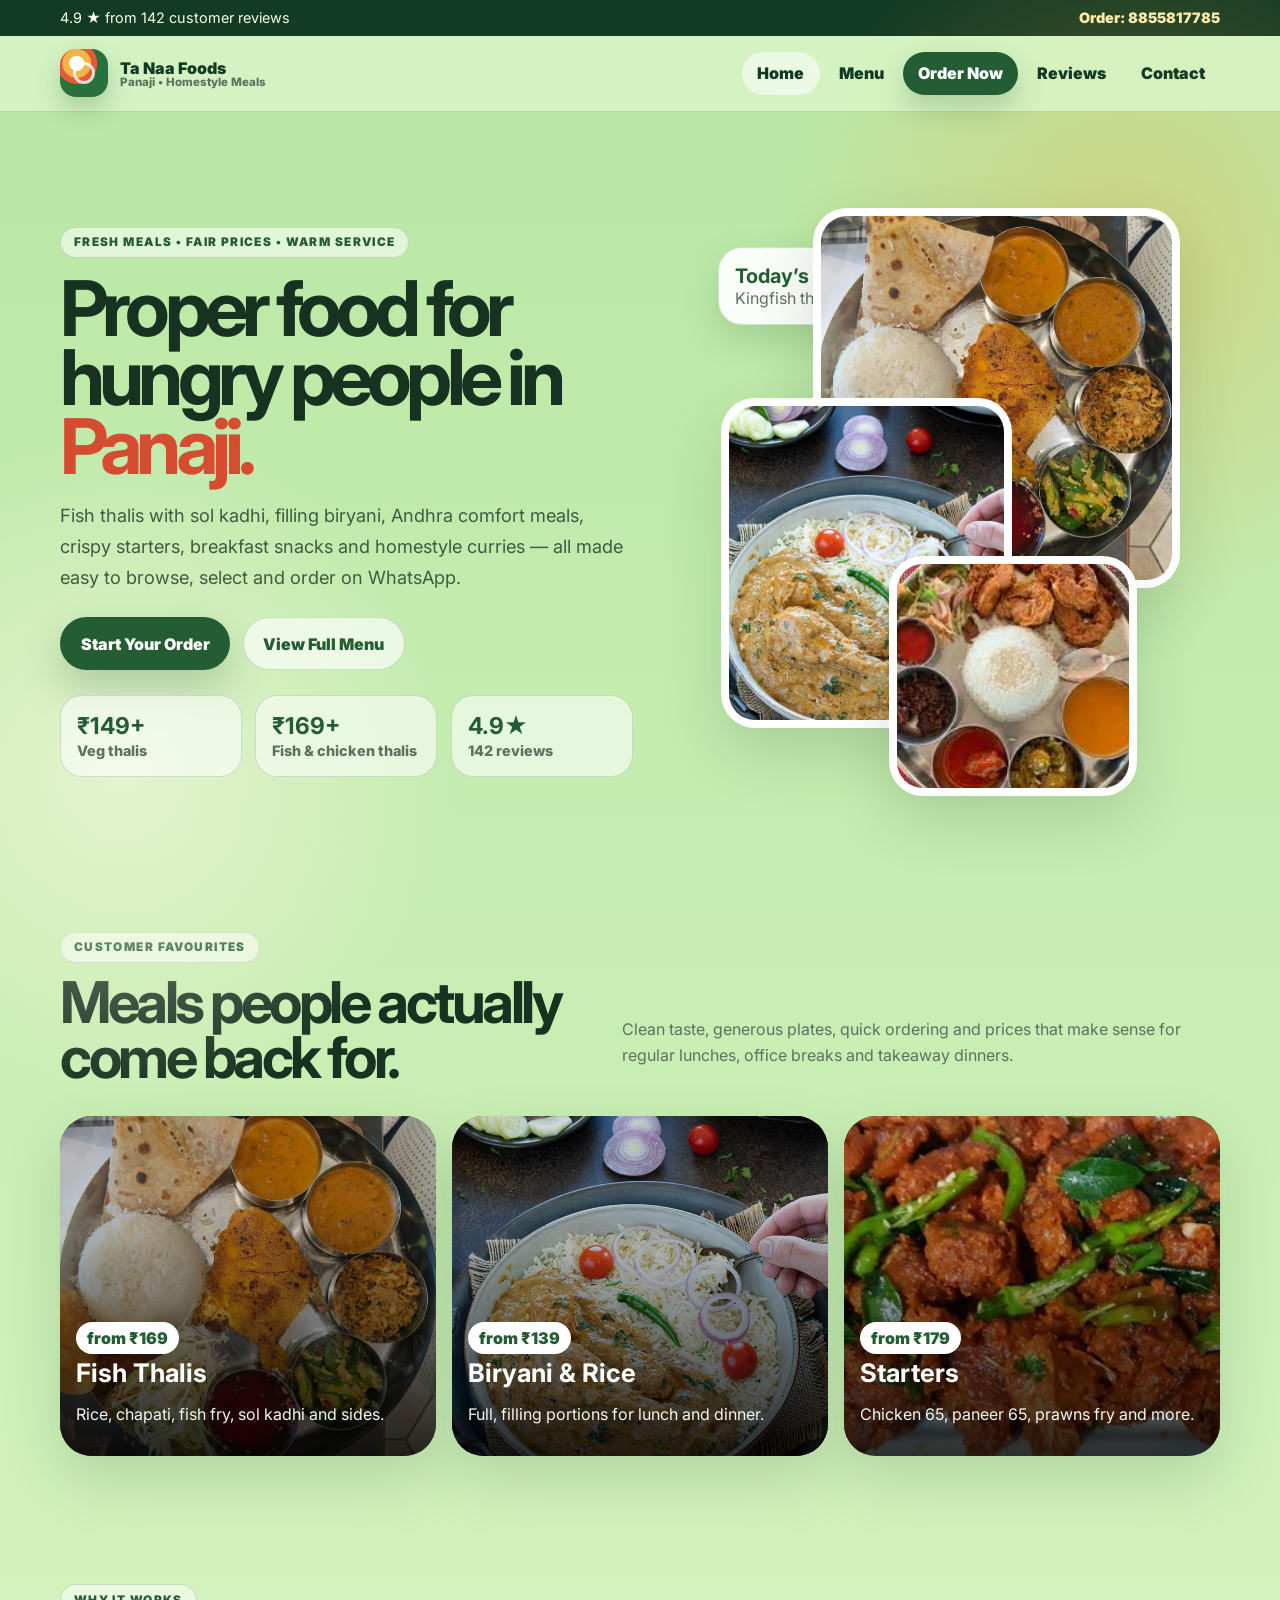
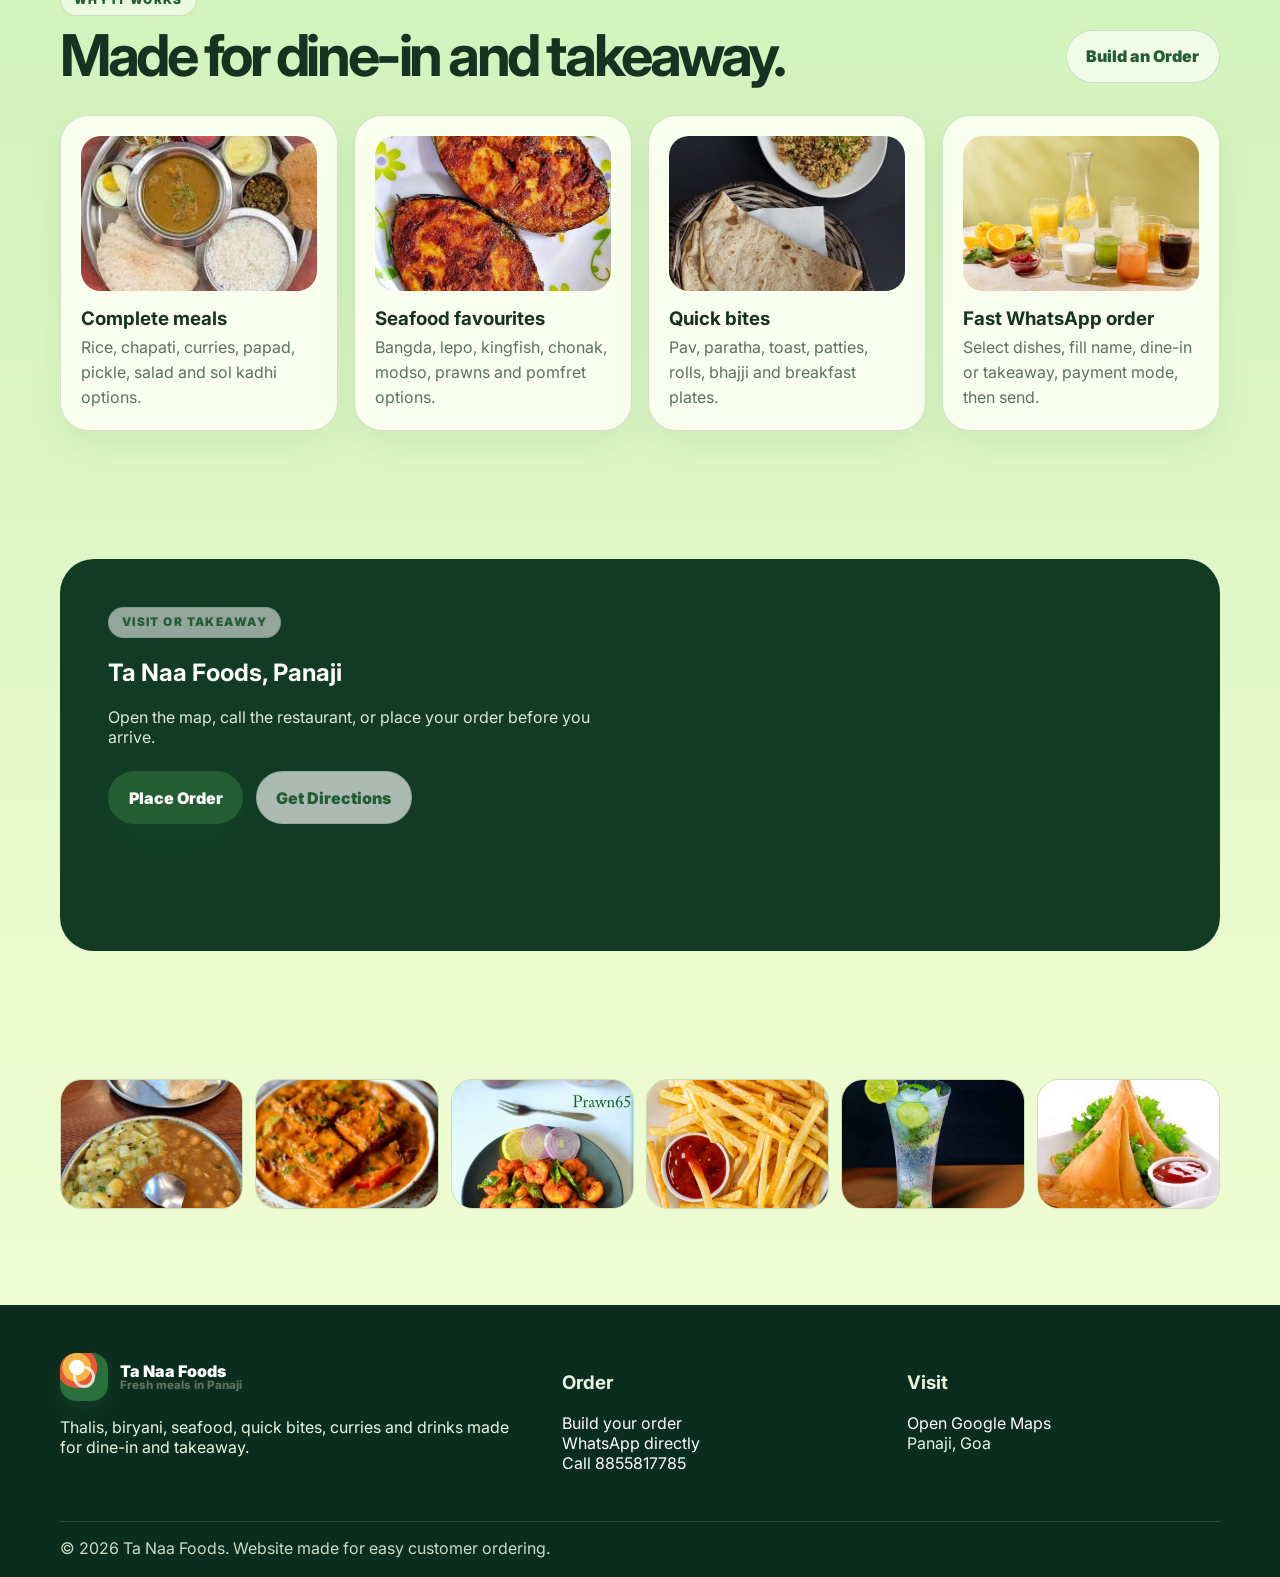
<file: index.html>
<!DOCTYPE html><html lang="en"><head><meta charset="UTF-8"><meta name="viewport" content="width=device-width, initial-scale=1.0"><meta name="theme-color" content="#b9e7a4"><link rel="icon" href="assets/img/favicon.svg" type="image/svg+xml"><link rel="preconnect" href="https://fonts.googleapis.com"><link rel="preconnect" href="https://fonts.gstatic.com" crossorigin><link href="https://fonts.googleapis.com/css2?family=Inter:wght@400;600;700;800;900&display=swap" rel="stylesheet"><link rel="stylesheet" href="assets/css/styles.css"><title>Ta Naa Foods Panaji | Thalis, Biryani, Fish Fry & Homestyle Meals</title><meta name="description" content="Order fresh thalis, biryani, fish fry, Andhra meals, snacks, curries and beverages from Ta Naa Foods in Panaji, Goa. Dine-in and takeaway WhatsApp ordering."><meta name="keywords" content="Ta Naa Foods, Tanaa Foods Panaji, fish thali Panaji, biryani Patto, Andhra thali Goa, homestyle meals Goa, takeaway Panaji"><link rel="canonical" href="https://tanaafoods.com/"><script type="application/ld+json">{"@context":"https://schema.org","@type":"Restaurant","name":"Ta Naa Foods","servesCuisine":["Indian","Goan","Andhra","Chinese","Seafood","Biryani"],"priceRange":"₹₹","telephone":"+91 8855817785","aggregateRating":{"@type":"AggregateRating","ratingValue":"4.9","reviewCount":"142"},"address":{"@type":"PostalAddress","addressLocality":"Panaji","addressRegion":"Goa","addressCountry":"IN"},"url":"https://tanaafoods.com/","hasMenu":"https://tanaafoods.com/menu.html"}</script></head><body><a class="skip-link" href="#main">Skip to content</a><div class="topbar"><div class="container"><span>4.9 ★ from 142 customer reviews</span><a href="tel:+918855817785">Order: 8855817785</a></div></div>
<nav class="navbar"><div class="container nav-inner"><a class="brand" href="index.html"><span class="logo-mark"></span><span>Ta Naa Foods<small>Panaji • Homestyle Meals</small></span></a><button class="nav-toggle" aria-label="Open menu">☰</button><div class="nav-links"><a data-nav="home" class="active" href="index.html">Home</a><a data-nav="menu" href="menu.html">Menu</a><a data-nav="order" href="order.html" class="nav-cta">Order Now <span data-cart-count></span></a><a data-nav="reviews" href="reviews.html">Reviews</a><a data-nav="contact" href="contact.html">Contact</a></div></div></nav>
<main id="main">
<header class="hero"><div class="container hero-grid"><div class="reveal visible"><span class="eyebrow">Fresh meals • fair prices • warm service</span><h1>Proper food for hungry people in <span>Panaji.</span></h1><p class="lead">Fish thalis with sol kadhi, filling biryani, Andhra comfort meals, crispy starters, breakfast snacks and homestyle curries — all made easy to browse, select and order on WhatsApp.</p><div class="hero-actions"><a class="btn primary" href="order.html">Start Your Order</a><a class="btn secondary" href="menu.html">View Full Menu</a></div><div class="hero-points"><div class="point"><strong>₹149+</strong><span>Veg thalis</span></div><div class="point"><strong>₹169+</strong><span>Fish & chicken thalis</span></div><div class="point"><strong>4.9★</strong><span>142 reviews</span></div></div></div><div class="photo-stack reveal visible"><div class="order-badge"><strong>Today’s easy pick</strong><span class="muted">Kingfish thali + lime soda</span></div><figure class="photo-card one"><img src="assets/img/fishthali.jpg" alt="Fish thali at Ta Naa Foods"></figure><figure class="photo-card two"><img src="assets/img/chickenrice.jpg" alt="Chicken biryani and rice dish"></figure><figure class="photo-card three"><img src="assets/img/prawnsthali.jpg" alt="Prawns thali at Ta Naa Foods"></figure></div></div></header>
<section class="section"><div class="container"><div class="section-head reveal"><div><span class="section-kicker">Customer favourites</span><h2>Meals people actually come back for.</h2></div><p>Clean taste, generous plates, quick ordering and prices that make sense for regular lunches, office breaks and takeaway dinners.</p></div><div class="popular-grid"><a class="popular reveal" href="order.html#order-thalis"><img src="assets/img/fishthali.jpg" alt="Fish thali"><div class="popular-content"><strong>from ₹169</strong><h3>Fish Thalis</h3><p>Rice, chapati, fish fry, sol kadhi and sides.</p></div></a><a class="popular reveal" href="order.html#order-biryani-rice"><img src="assets/img/chickenrice.jpg" alt="Chicken biryani"><div class="popular-content"><strong>from ₹139</strong><h3>Biryani & Rice</h3><p>Full, filling portions for lunch and dinner.</p></div></a><a class="popular reveal" href="order.html#order-starters"><img src="assets/img/chciken65.jpg" alt="Chicken 65"><div class="popular-content"><strong>from ₹179</strong><h3>Starters</h3><p>Chicken 65, paneer 65, prawns fry and more.</p></div></a></div></div></section>
<section class="section"><div class="container"><div class="section-head reveal"><div><span class="section-kicker">Why it works</span><h2>Made for dine-in and takeaway.</h2></div><a class="btn secondary" href="order.html">Build an Order</a></div><div class="feature-grid"><article class="feature reveal"><img src="assets/img/vegthali.jpg" alt="Veg thali"><h3>Complete meals</h3><p>Rice, chapati, curries, papad, pickle, salad and sol kadhi options.</p></article><article class="feature reveal"><img src="assets/img/kingfishfry.jpg" alt="Kingfish fry"><h3>Seafood favourites</h3><p>Bangda, lepo, kingfish, chonak, modso, prawns and pomfret options.</p></article><article class="feature reveal"><img src="assets/img/eggscrambleroti.jpg" alt="Egg bhurji with roti"><h3>Quick bites</h3><p>Pav, paratha, toast, patties, rolls, bhajji and breakfast plates.</p></article><article class="feature reveal"><img src="assets/img/juices.jpg" alt="Fresh juices"><h3>Fast WhatsApp order</h3><p>Select dishes, fill name, dine-in or takeaway, payment mode, then send.</p></article></div></div></section>
<section class="section"><div class="container location-card reveal"><div class="location-info"><span class="section-kicker">Visit or takeaway</span><h2>Ta Naa Foods, Panaji</h2><p>Open the map, call the restaurant, or place your order before you arrive.</p><div class="hero-actions"><a class="btn primary" href="order.html">Place Order</a><a class="btn secondary" href="https://maps.app.goo.gl/woMvUQoTHi4Z85hK6" target="_blank" rel="noopener">Get Directions</a></div></div><iframe class="map-frame" loading="lazy" referrerpolicy="no-referrer-when-downgrade" src="https://www.google.com/maps?q=Ta%20Naa%20Foods%20Panaji%20Goa&output=embed"></iframe></div></section>
<section class="section"><div class="container"><div class="gallery-strip reveal"><img src="assets/img/bhajipav.jpg" alt="Bhaji pav"><img src="assets/img/butterpaneer.jpg" alt="Paneer dish"><img src="assets/img/prawns65.jpg" alt="Prawns 65"><img src="assets/img/freenchfires.jpg" alt="French fries"><img src="assets/img/lemonsoda.jpg" alt="Lime soda"><img src="assets/img/samosa.jpg" alt="Samosa"></div></div></section>
</main><footer class="footer"><div class="container footer-grid"><div><a class="brand" href="index.html"><span class="logo-mark"></span><span>Ta Naa Foods<small>Fresh meals in Panaji</small></span></a><p>Thalis, biryani, seafood, quick bites, curries and drinks made for dine-in and takeaway.</p></div><div><h3>Order</h3><p><a href="order.html">Build your order</a><br><a href="https://wa.me/918855817785">WhatsApp directly</a><br><a href="tel:+918855817785">Call 8855817785</a></p></div><div><h3>Visit</h3><p><a href="https://maps.app.goo.gl/woMvUQoTHi4Z85hK6" target="_blank" rel="noopener">Open Google Maps</a><br>Panaji, Goa</p></div></div><div class="container footer-bottom">© <span data-year></span> Ta Naa Foods. Website made for easy customer ordering.</div></footer><script src="assets/js/main.js"></script></body></html>
</file>
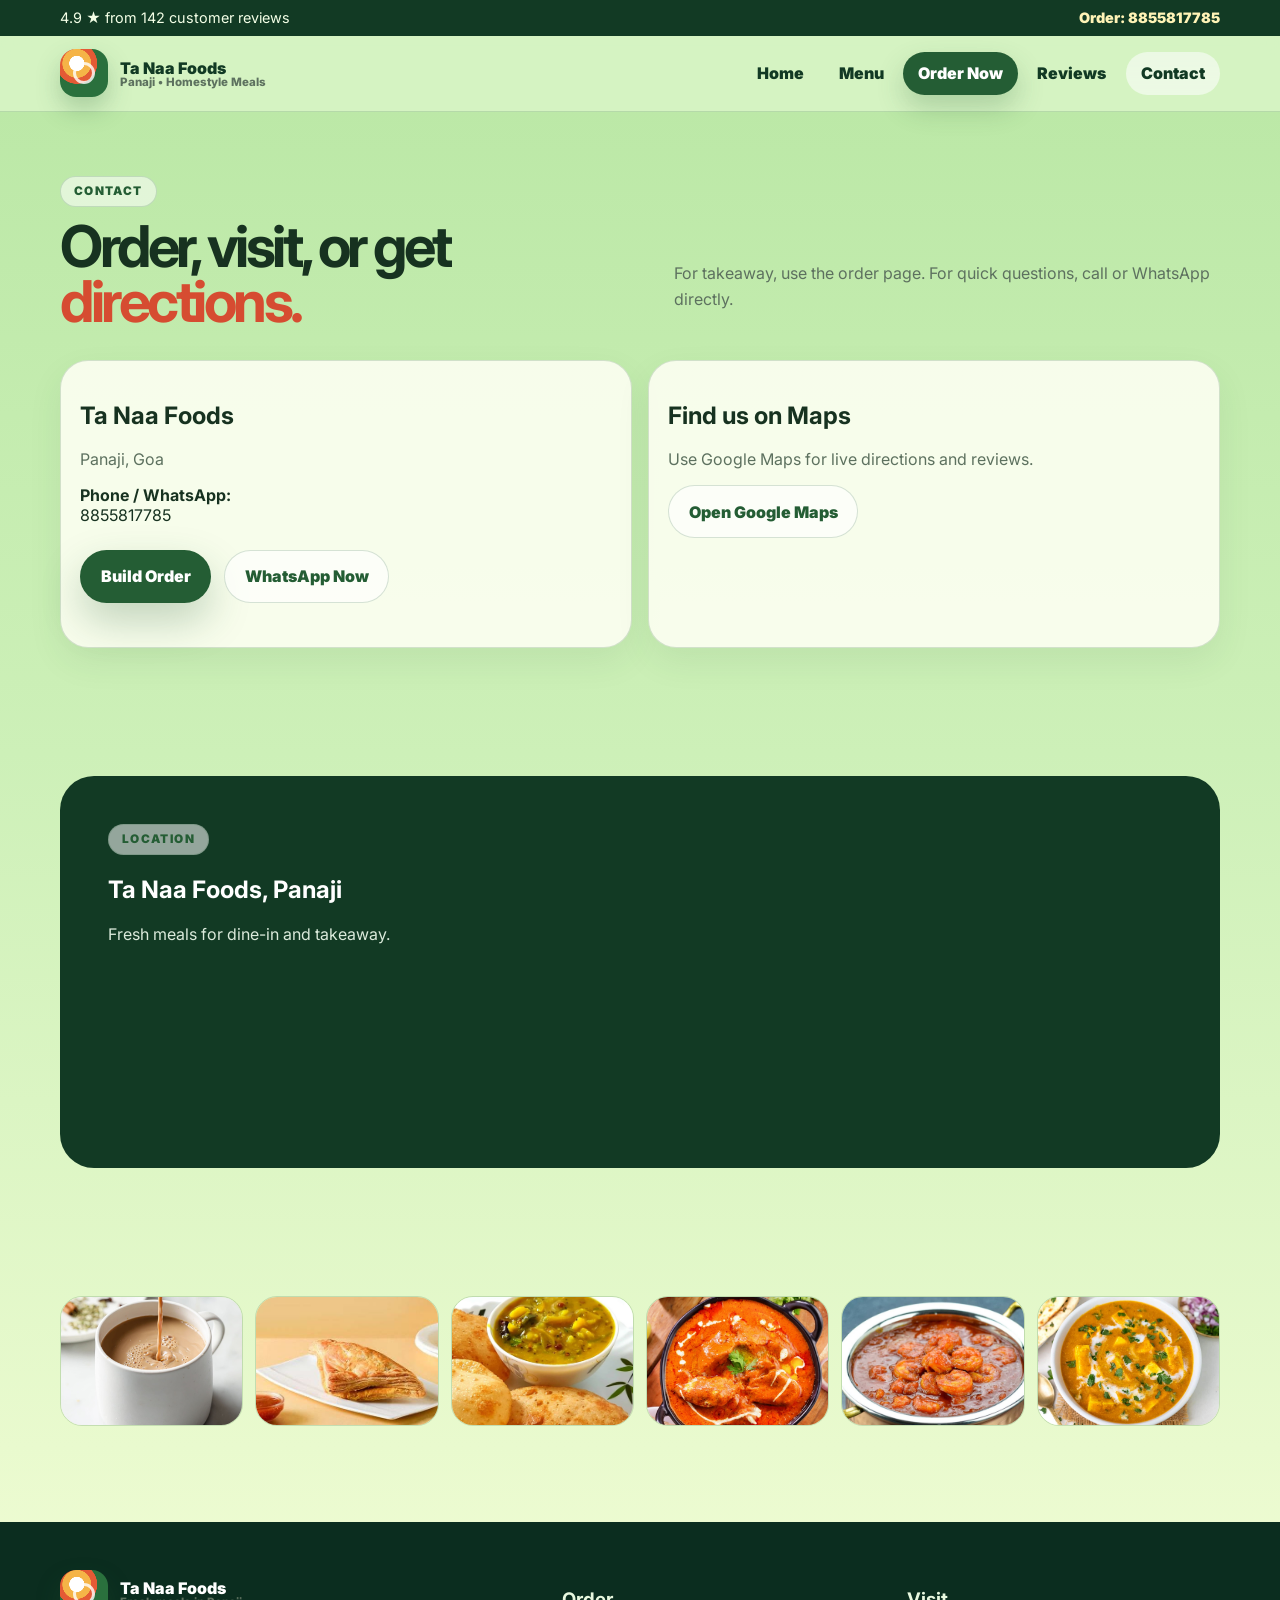
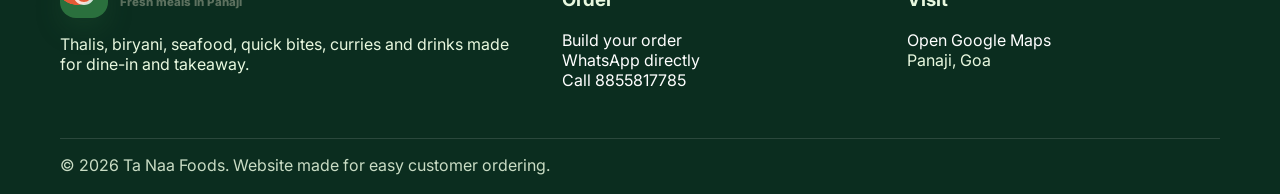
<file: contact.html>
<!DOCTYPE html><html lang="en"><head><meta charset="UTF-8"><meta name="viewport" content="width=device-width, initial-scale=1.0"><meta name="theme-color" content="#b9e7a4"><link rel="icon" href="assets/img/favicon.svg" type="image/svg+xml"><link rel="preconnect" href="https://fonts.googleapis.com"><link rel="preconnect" href="https://fonts.gstatic.com" crossorigin><link href="https://fonts.googleapis.com/css2?family=Inter:wght@400;600;700;800;900&display=swap" rel="stylesheet"><link rel="stylesheet" href="assets/css/styles.css"><title>Contact Ta Naa Foods Panaji | WhatsApp Orders & Directions</title><meta name="description" content="Contact Ta Naa Foods Panaji for dine-in and takeaway orders. Call or WhatsApp 8855817785 and get directions on Google Maps."></head><body><div class="topbar"><div class="container"><span>4.9 ★ from 142 customer reviews</span><a href="tel:+918855817785">Order: 8855817785</a></div></div>
<nav class="navbar"><div class="container nav-inner"><a class="brand" href="index.html"><span class="logo-mark"></span><span>Ta Naa Foods<small>Panaji • Homestyle Meals</small></span></a><button class="nav-toggle" aria-label="Open menu">☰</button><div class="nav-links"><a data-nav="home" href="index.html">Home</a><a data-nav="menu" href="menu.html">Menu</a><a data-nav="order" href="order.html" class="nav-cta">Order Now <span data-cart-count></span></a><a data-nav="reviews" href="reviews.html">Reviews</a><a data-nav="contact" class="active" href="contact.html">Contact</a></div></div></nav><main><section class="section"><div class="container"><div class="section-head reveal visible"><div><span class="section-kicker">Contact</span><h1 class="page-title">Order, visit, or get <span>directions.</span></h1></div><p>For takeaway, use the order page. For quick questions, call or WhatsApp directly.</p></div><div class="contact-grid"><div class="contact-card"><h2>Ta Naa Foods</h2><p class="muted">Panaji, Goa</p><p><strong>Phone / WhatsApp:</strong><br><a href="tel:+918855817785">8855817785</a></p><div class="hero-actions"><a class="btn primary" href="order.html">Build Order</a><a class="btn secondary" href="https://wa.me/918855817785">WhatsApp Now</a></div></div><div class="contact-card"><h2>Find us on Maps</h2><p class="muted">Use Google Maps for live directions and reviews.</p><a class="btn secondary" href="https://maps.app.goo.gl/woMvUQoTHi4Z85hK6" target="_blank" rel="noopener">Open Google Maps</a></div></div></div></section><section class="section"><div class="container location-card reveal"><div class="location-info"><span class="section-kicker">Location</span><h2>Ta Naa Foods, Panaji</h2><p>Fresh meals for dine-in and takeaway.</p></div><iframe class="map-frame" loading="lazy" referrerpolicy="no-referrer-when-downgrade" src="https://www.google.com/maps?q=Ta%20Naa%20Foods%20Panaji%20Goa&output=embed"></iframe></div></section><section class="section"><div class="container"><div class="gallery-strip reveal"><img src="assets/img/tea.jpg" alt="Tea"><img src="assets/img/puff.jpg" alt="Puff"><img src="assets/img/puribhaji.jpg" alt="Poori bhaji"><img src="assets/img/butterchicken.jpg" alt="Butter chicken"><img src="assets/img/prawnscurry.jpg" alt="Prawns curry"><img src="assets/img/vegcreamdish.jpg" alt="Veg curry"></div></div></section></main><footer class="footer"><div class="container footer-grid"><div><a class="brand" href="index.html"><span class="logo-mark"></span><span>Ta Naa Foods<small>Fresh meals in Panaji</small></span></a><p>Thalis, biryani, seafood, quick bites, curries and drinks made for dine-in and takeaway.</p></div><div><h3>Order</h3><p><a href="order.html">Build your order</a><br><a href="https://wa.me/918855817785">WhatsApp directly</a><br><a href="tel:+918855817785">Call 8855817785</a></p></div><div><h3>Visit</h3><p><a href="https://maps.app.goo.gl/woMvUQoTHi4Z85hK6" target="_blank" rel="noopener">Open Google Maps</a><br>Panaji, Goa</p></div></div><div class="container footer-bottom">© <span data-year></span> Ta Naa Foods. Website made for easy customer ordering.</div></footer><script src="assets/js/main.js"></script></body></html>
</file>
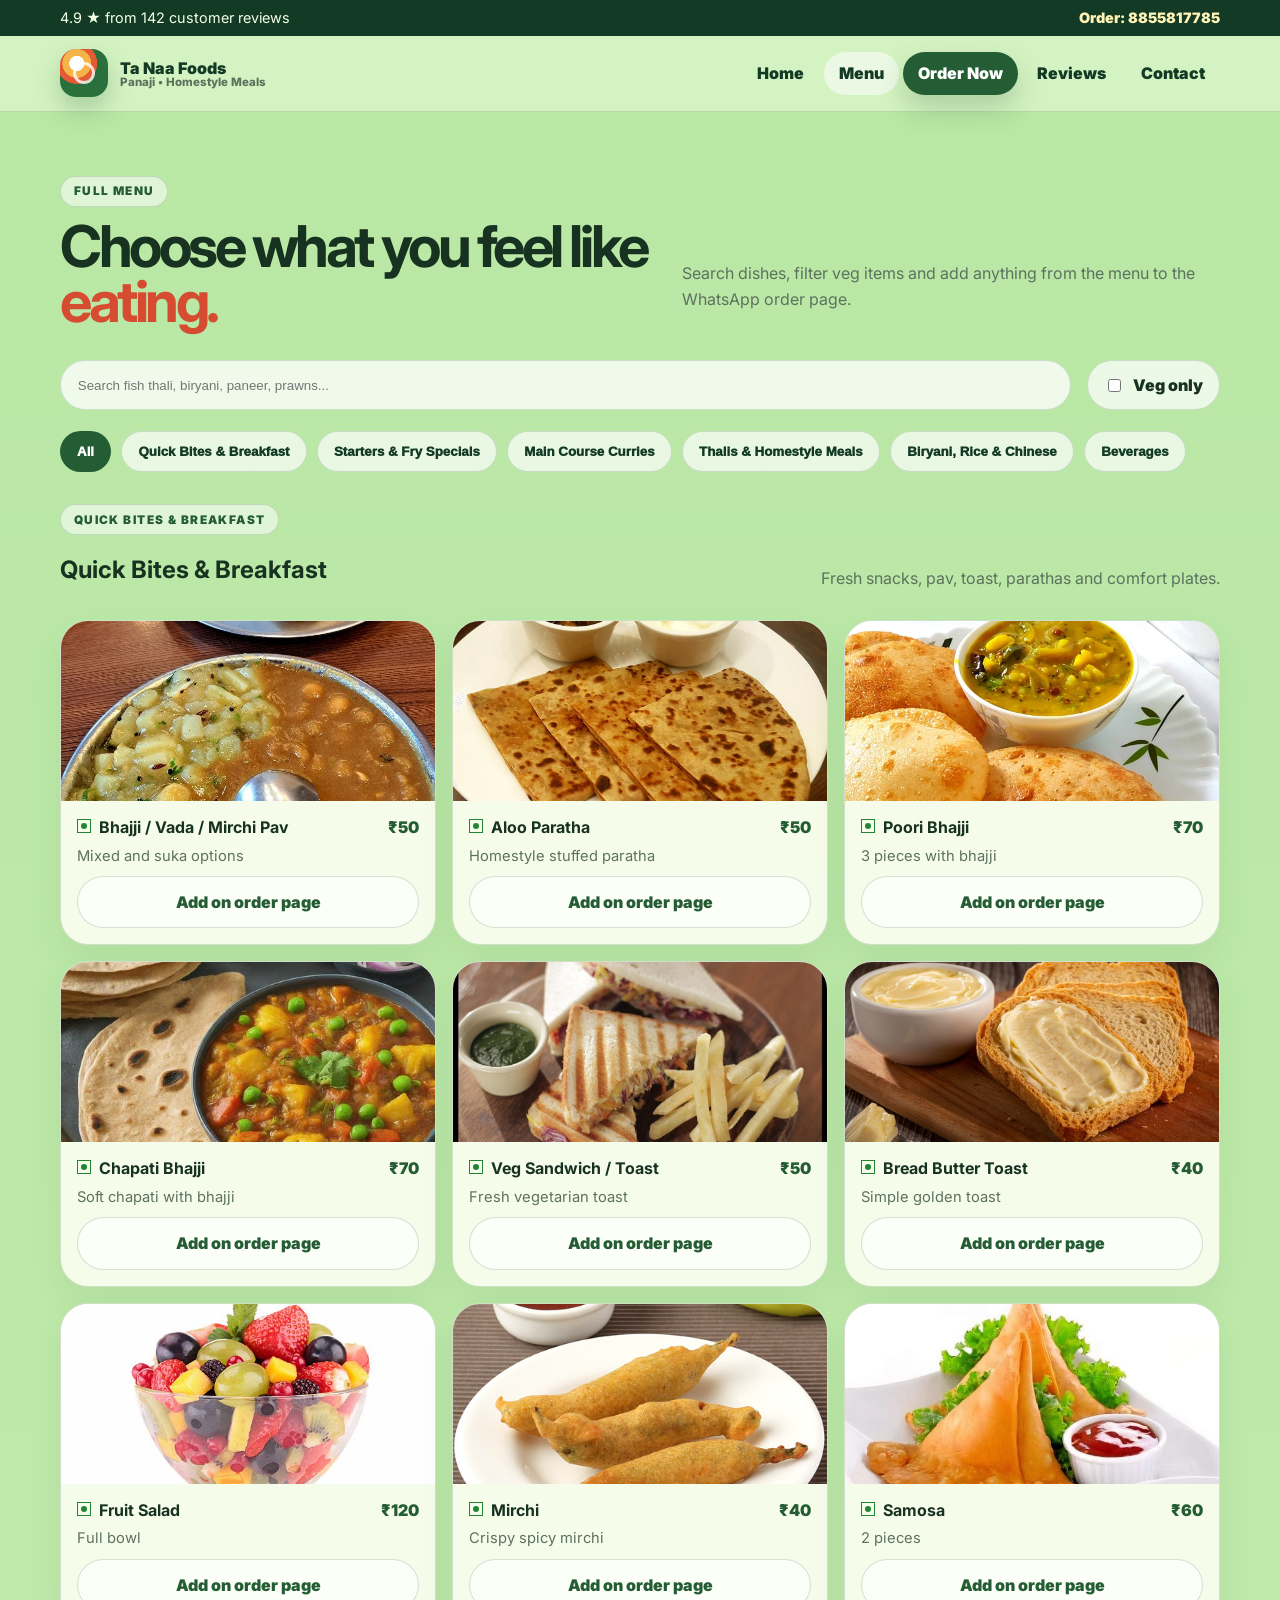
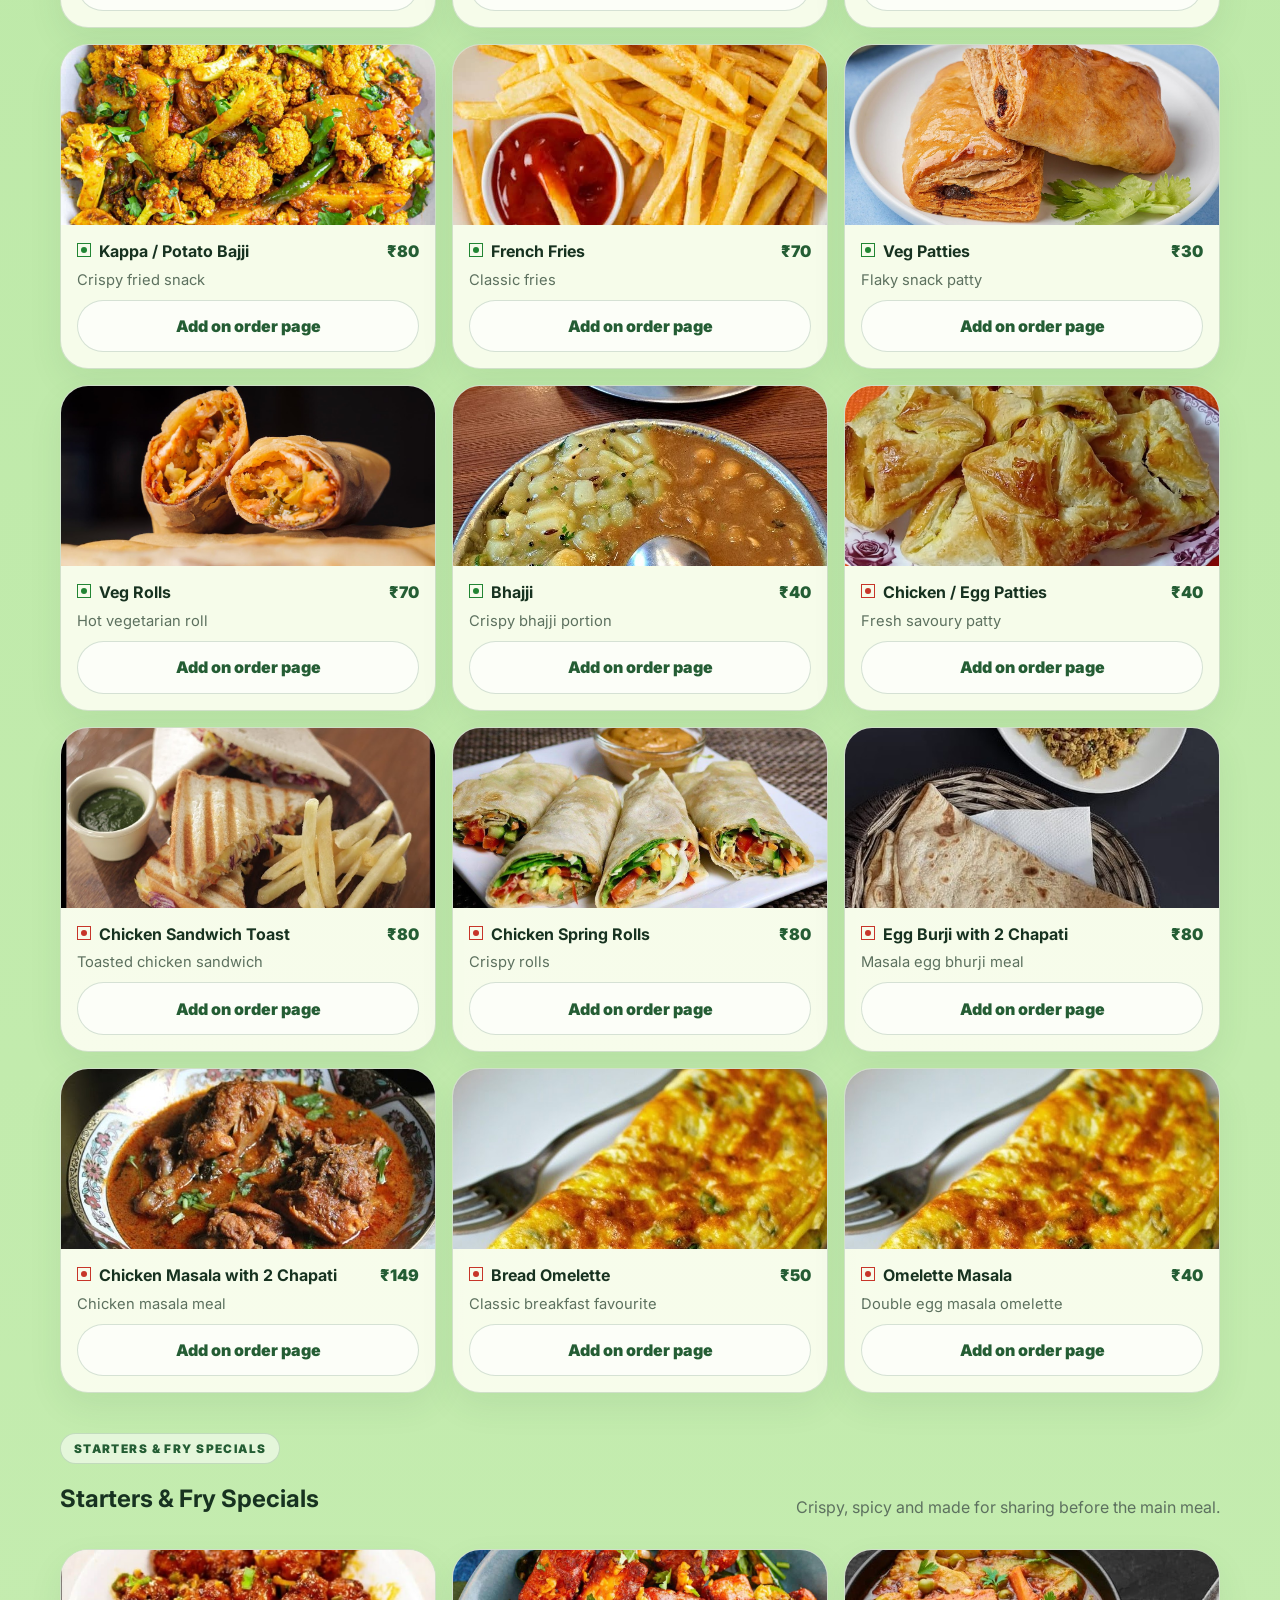
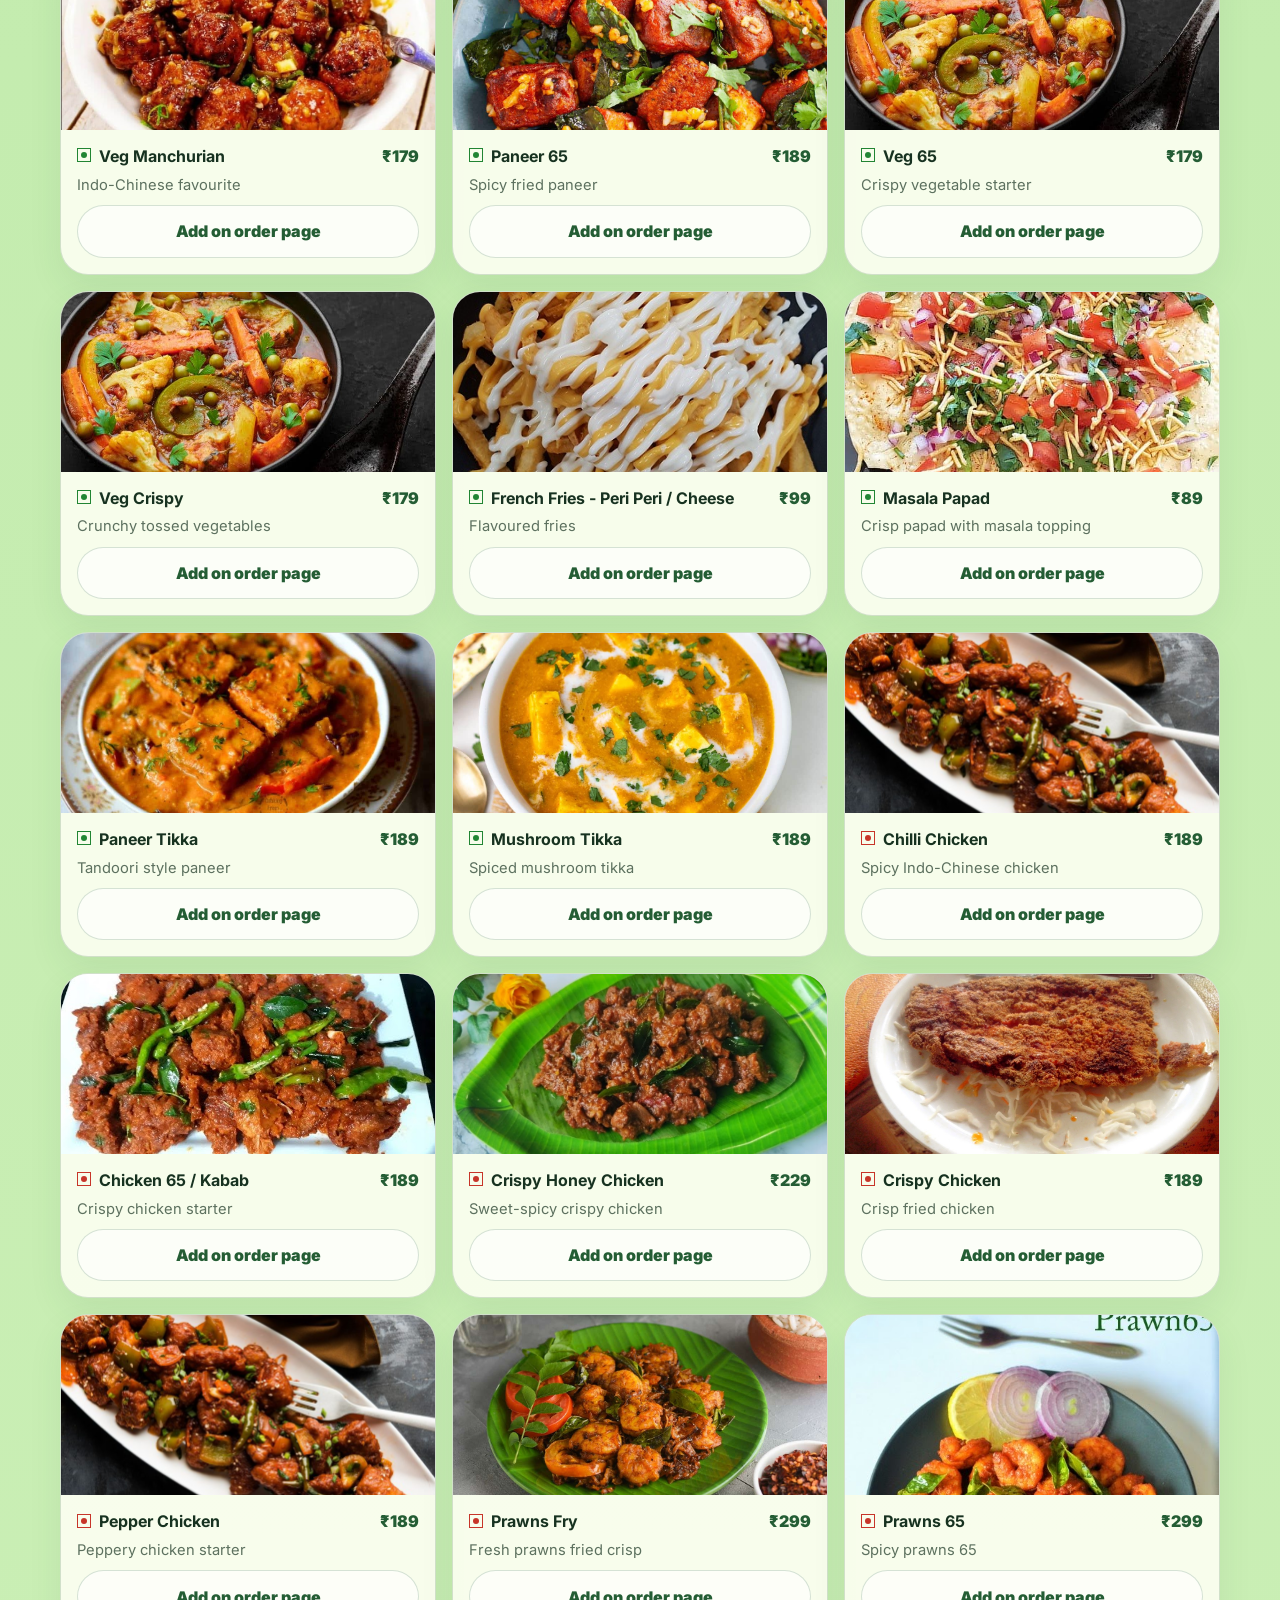
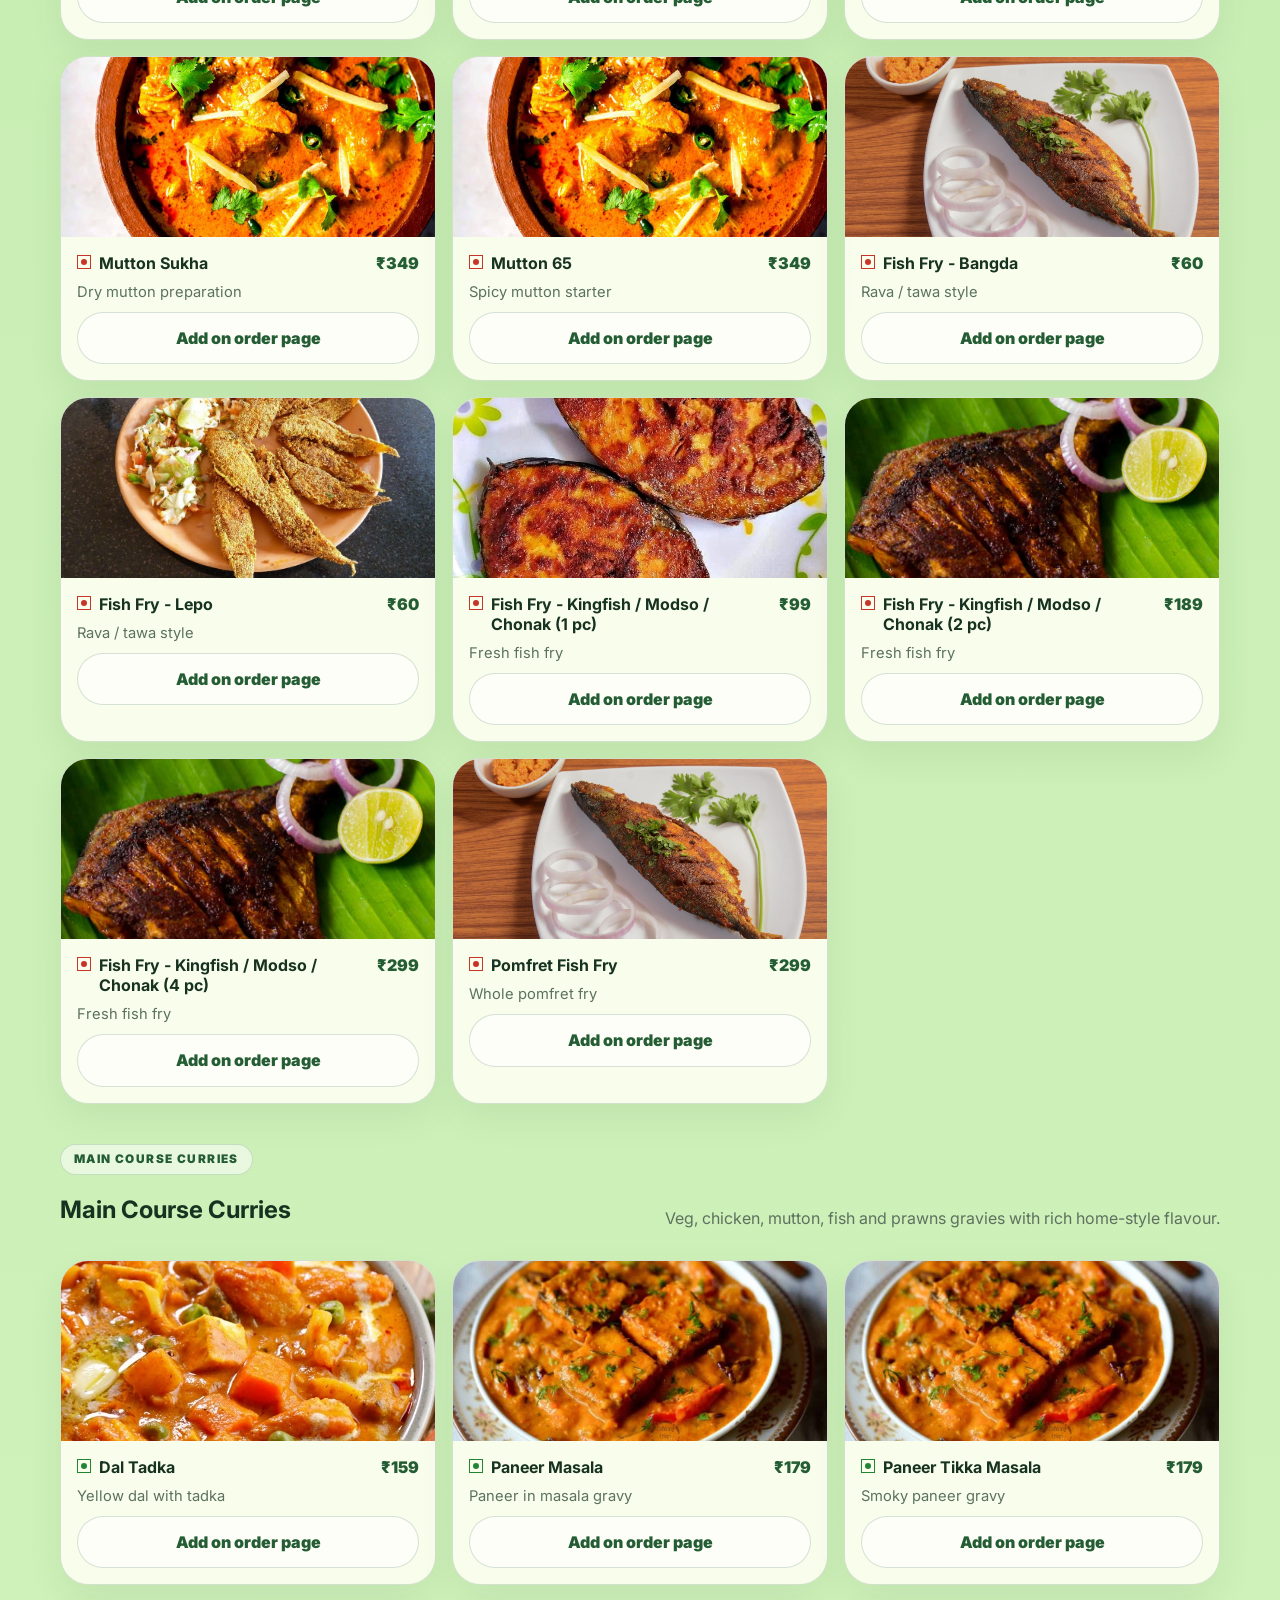
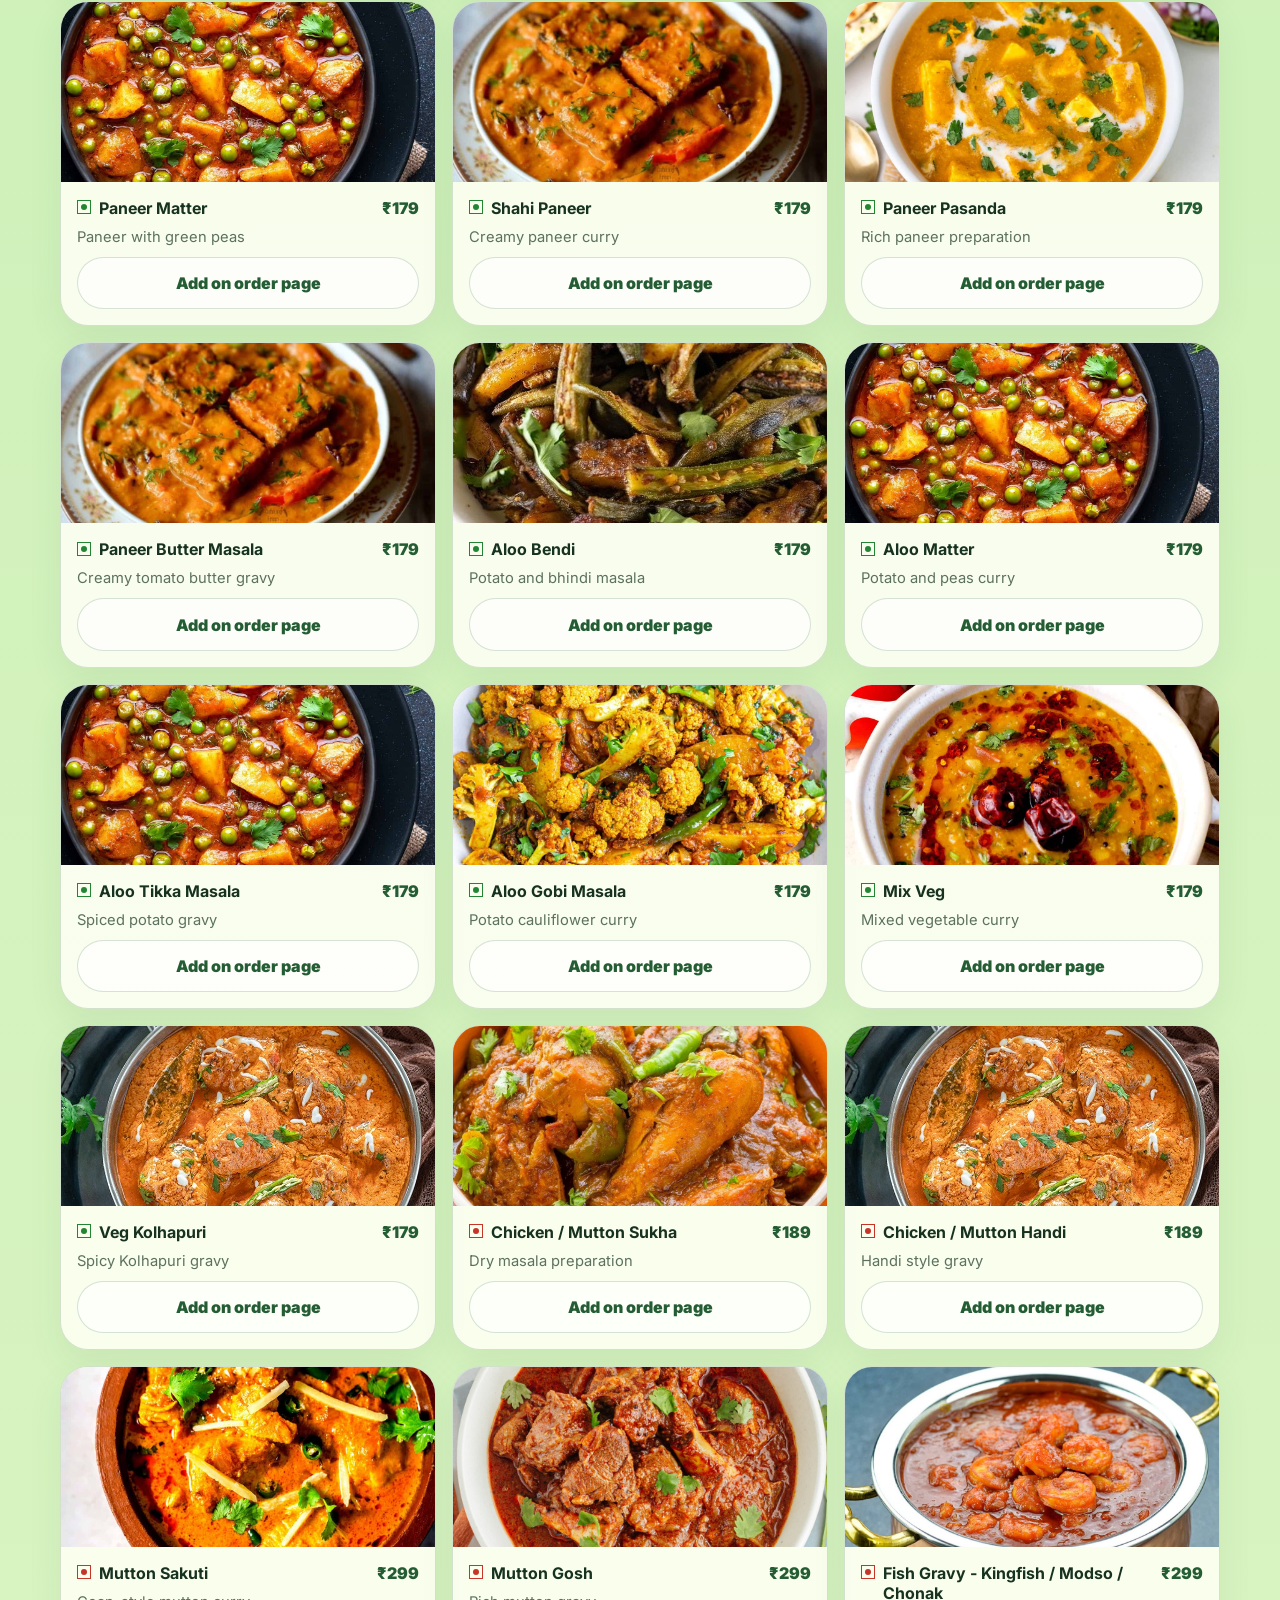
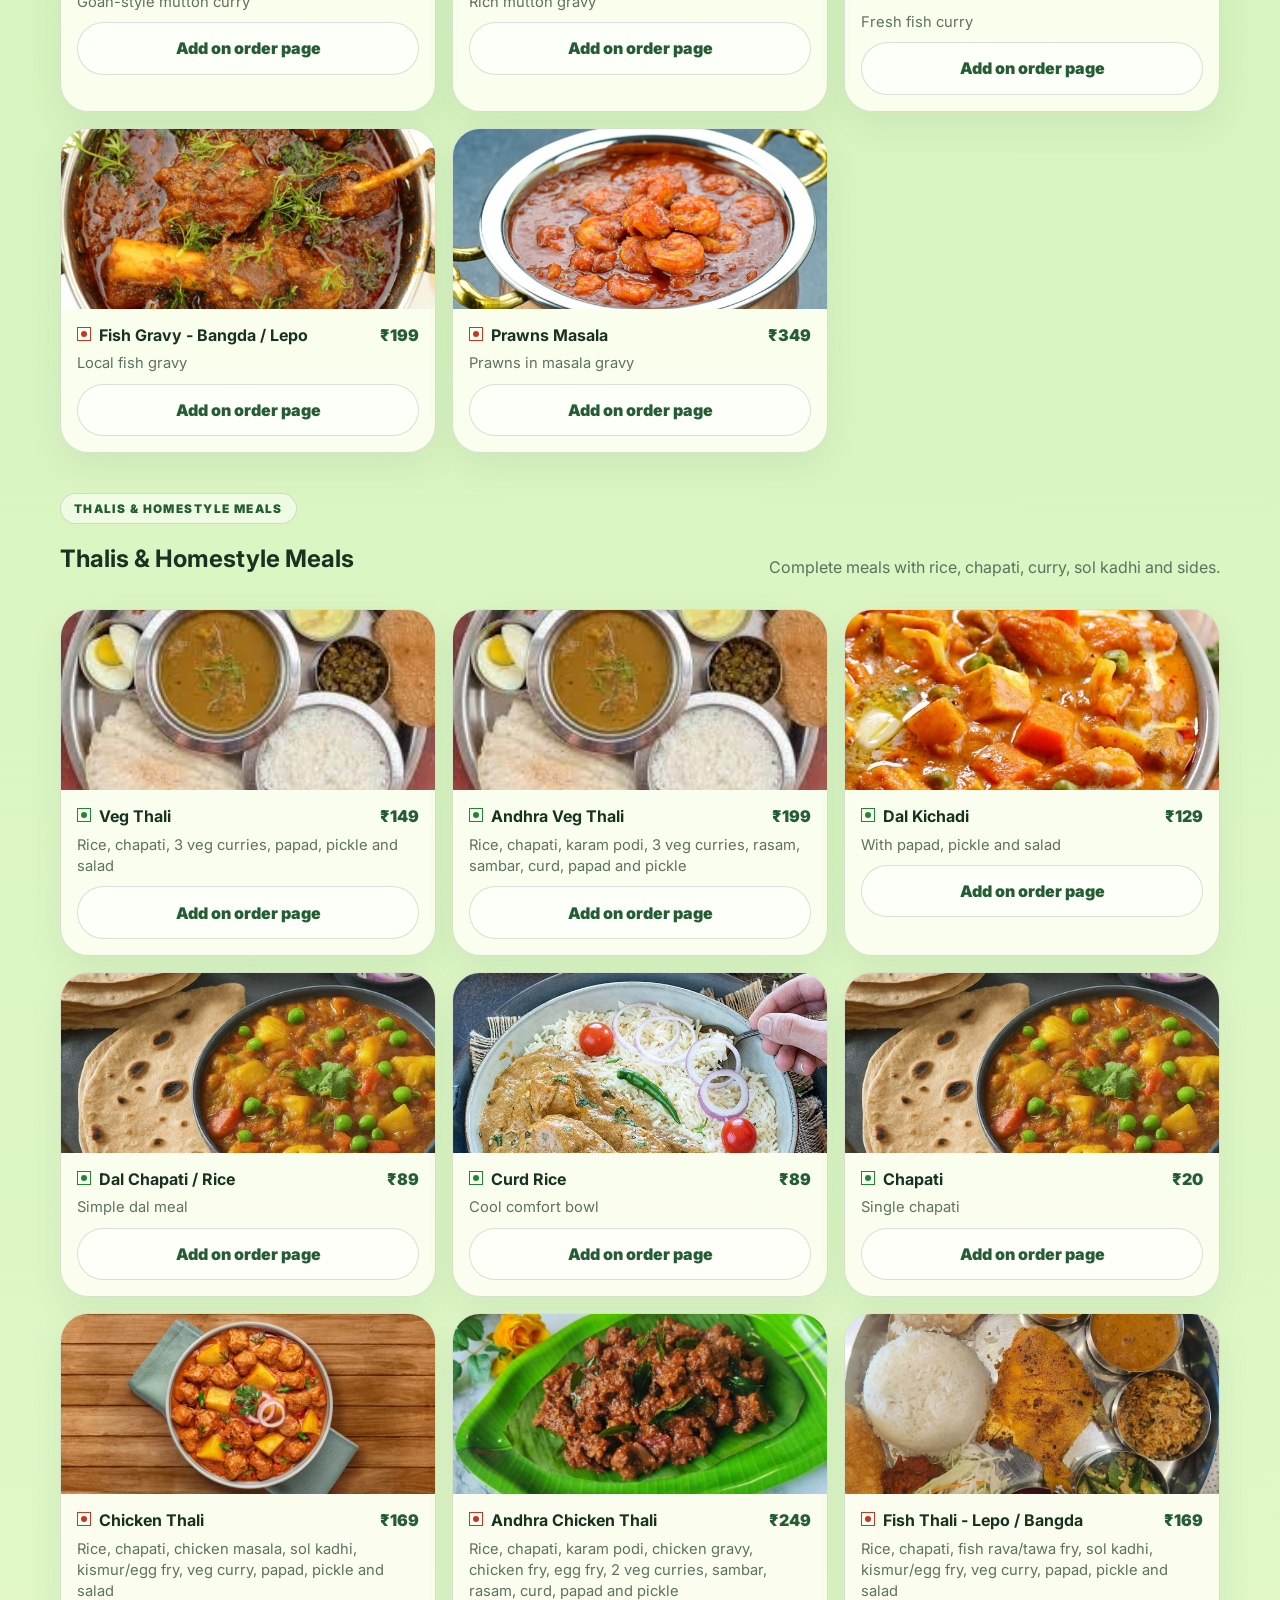
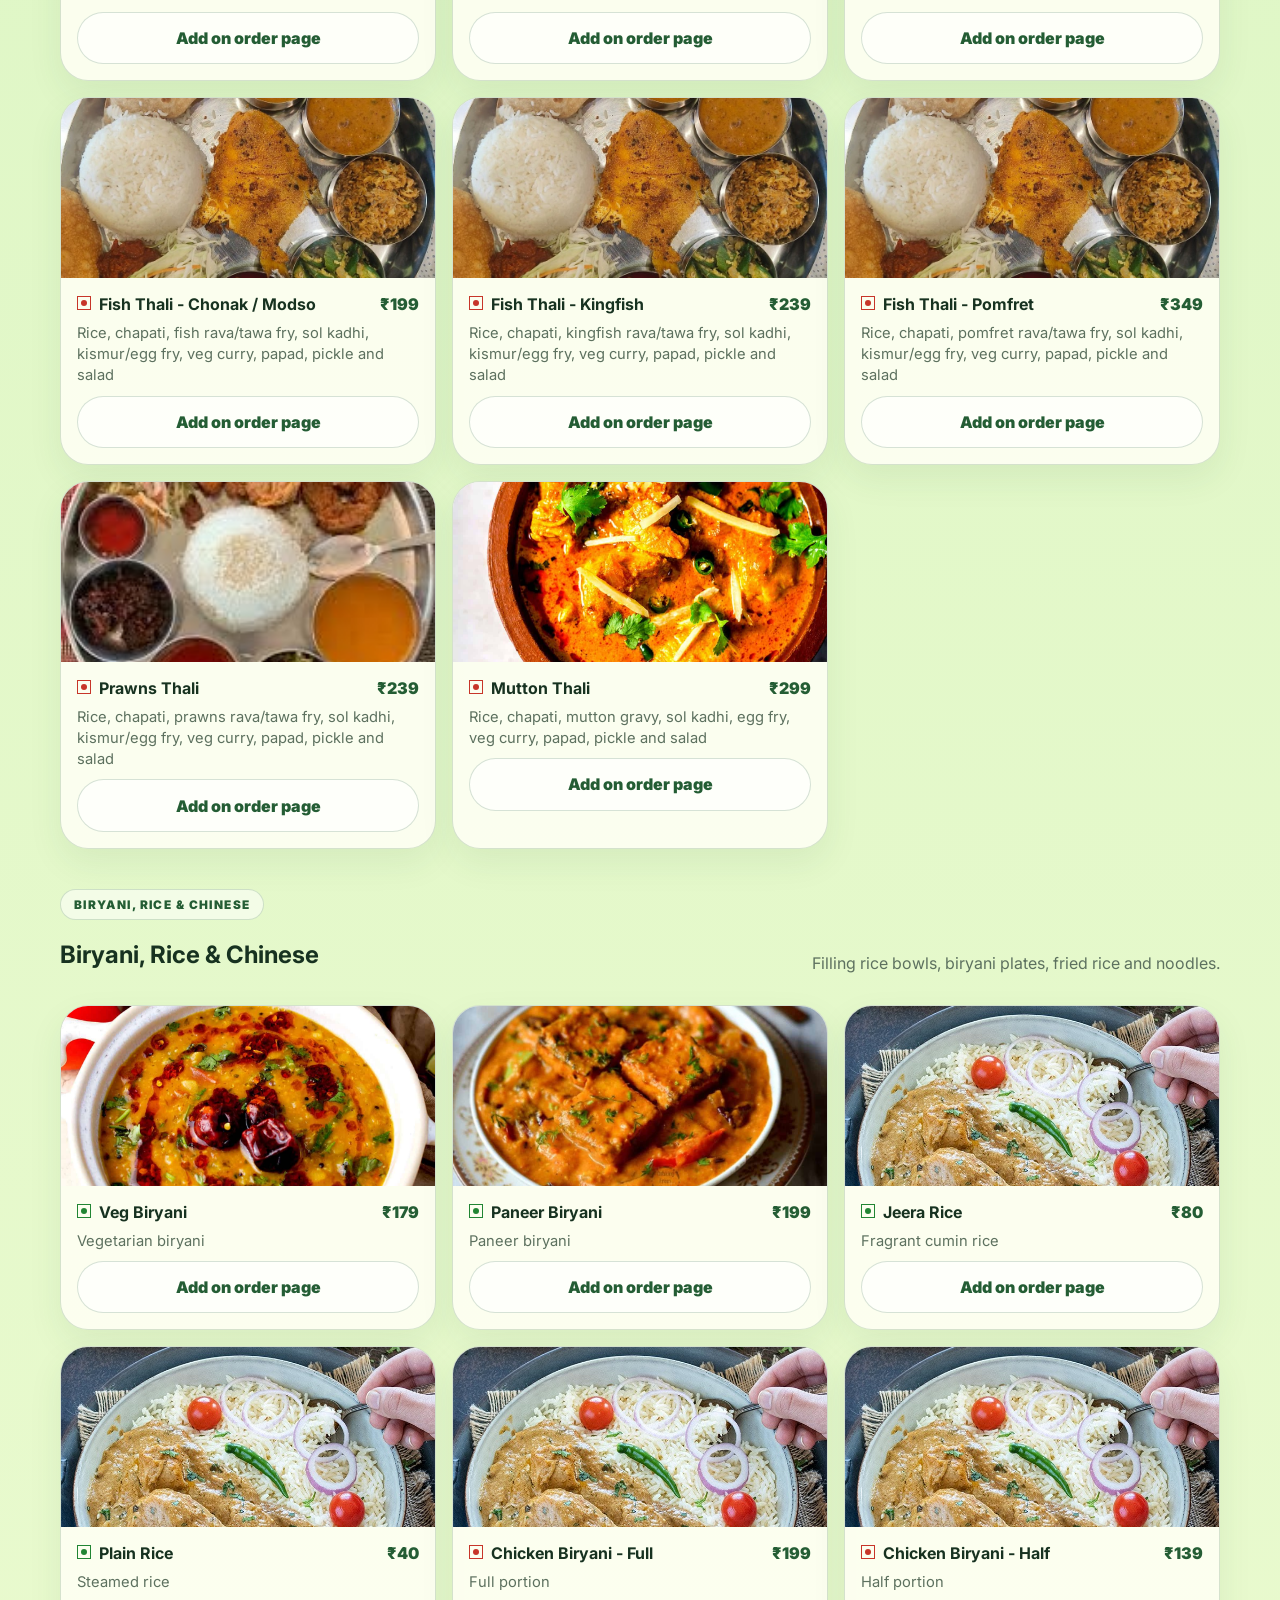
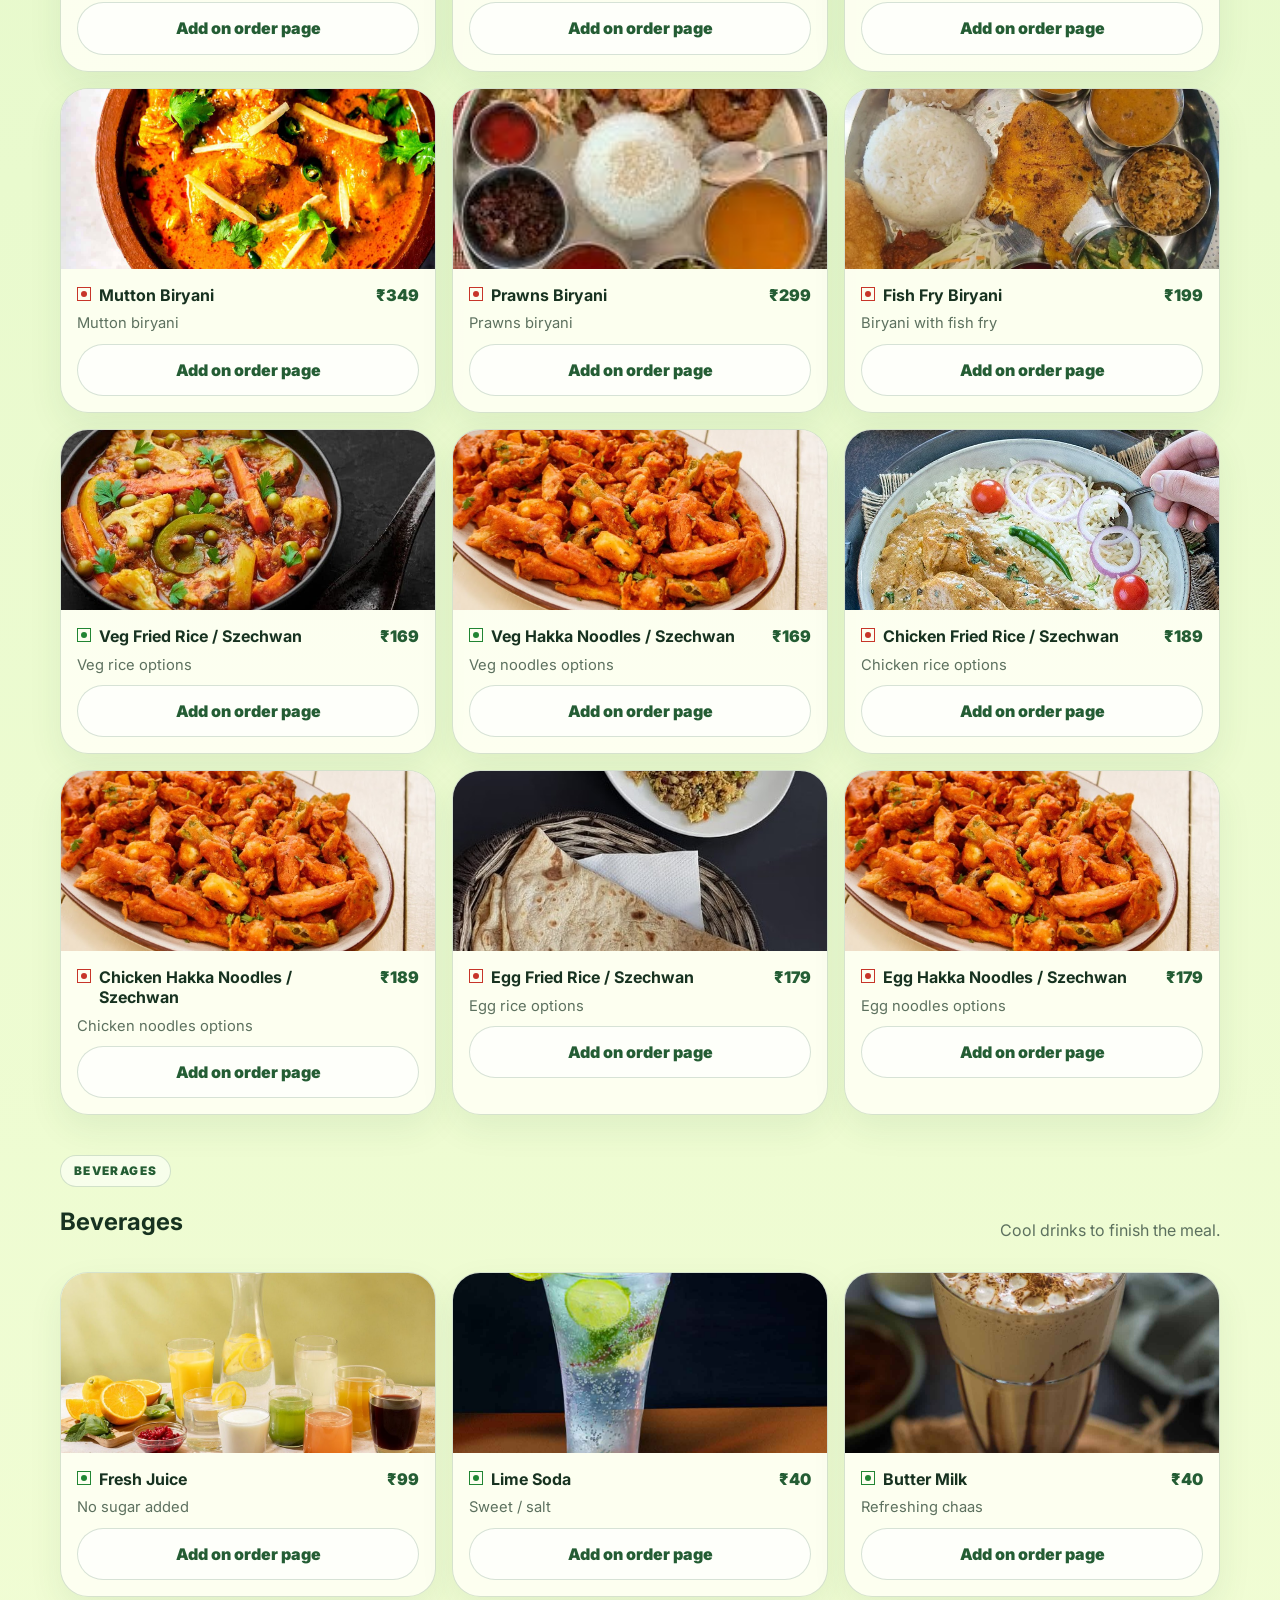
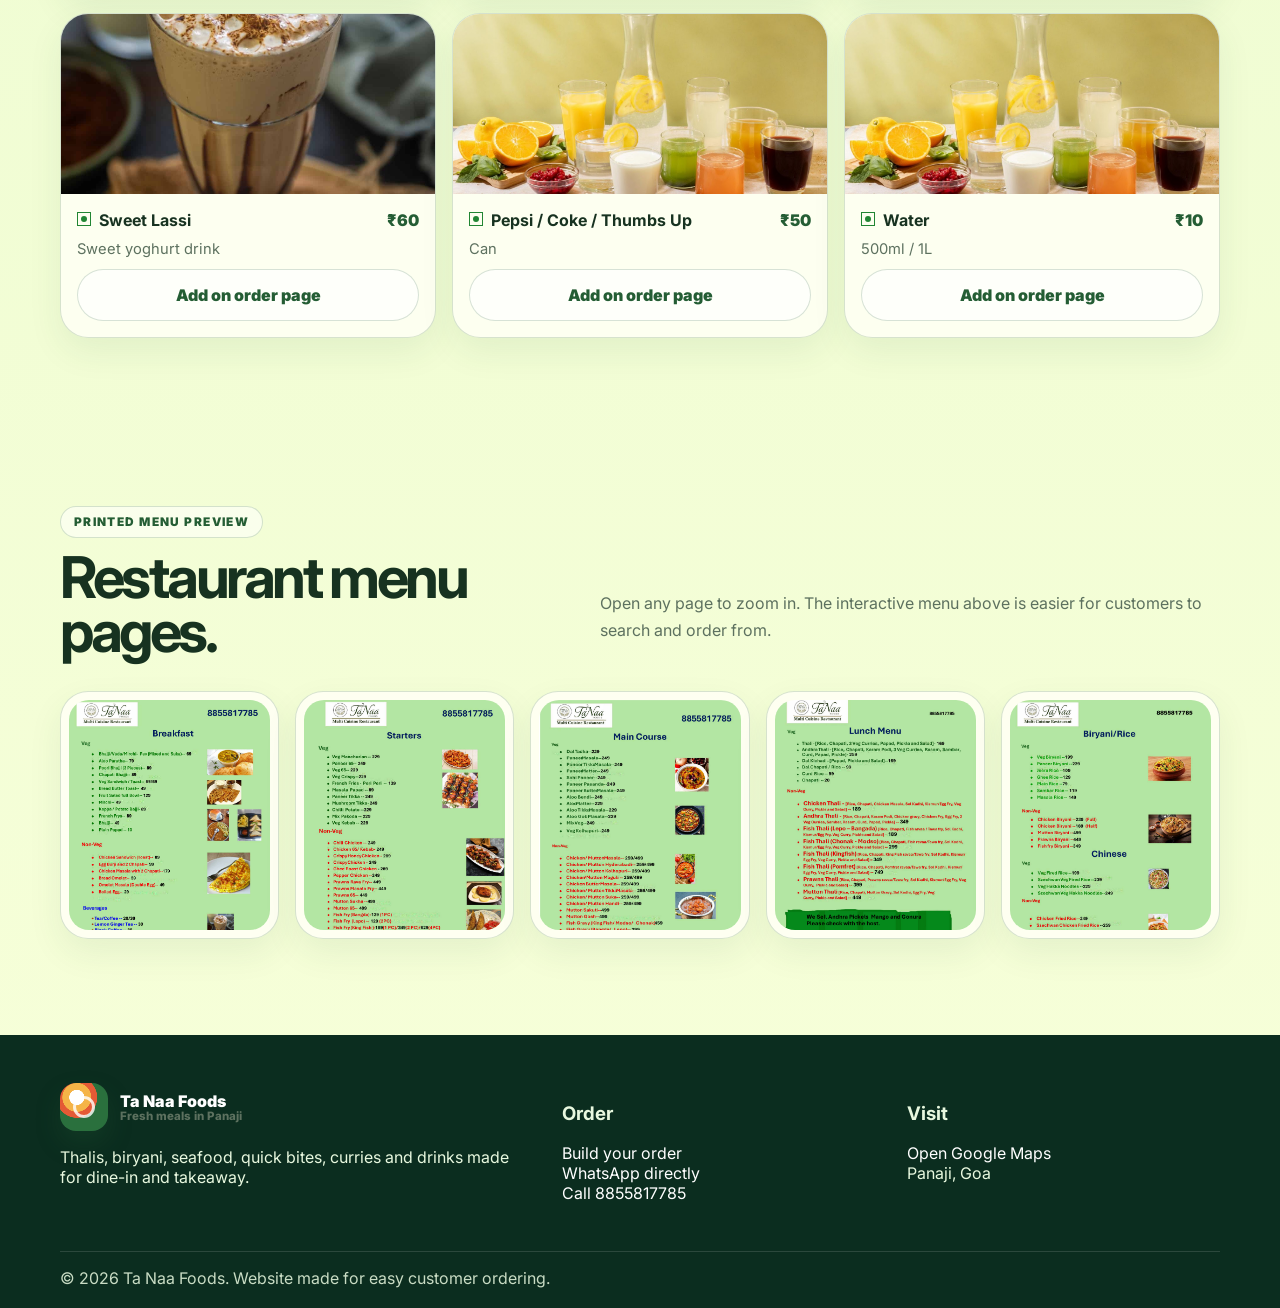
<file: menu.html>
<!DOCTYPE html><html lang="en"><head><meta charset="UTF-8"><meta name="viewport" content="width=device-width, initial-scale=1.0"><meta name="theme-color" content="#b9e7a4"><link rel="icon" href="assets/img/favicon.svg" type="image/svg+xml"><link rel="preconnect" href="https://fonts.googleapis.com"><link rel="preconnect" href="https://fonts.gstatic.com" crossorigin><link href="https://fonts.googleapis.com/css2?family=Inter:wght@400;600;700;800;900&display=swap" rel="stylesheet"><link rel="stylesheet" href="assets/css/styles.css"><title>Ta Naa Foods Menu | Thalis, Biryani, Fish Fry, Curries & Snacks</title><meta name="description" content="Browse the full Ta Naa Foods menu with prices and food photos: quick bites, starters, thalis, biryani, seafood, curries, Chinese and beverages in Panaji."></head><body><div class="topbar"><div class="container"><span>4.9 ★ from 142 customer reviews</span><a href="tel:+918855817785">Order: 8855817785</a></div></div>
<nav class="navbar"><div class="container nav-inner"><a class="brand" href="index.html"><span class="logo-mark"></span><span>Ta Naa Foods<small>Panaji • Homestyle Meals</small></span></a><button class="nav-toggle" aria-label="Open menu">☰</button><div class="nav-links"><a data-nav="home" href="index.html">Home</a><a data-nav="menu" class="active" href="menu.html">Menu</a><a data-nav="order" href="order.html" class="nav-cta">Order Now <span data-cart-count></span></a><a data-nav="reviews" href="reviews.html">Reviews</a><a data-nav="contact" href="contact.html">Contact</a></div></div></nav><main><section class="section"><div class="container"><div class="section-head reveal visible"><div><span class="section-kicker">Full Menu</span><h1 class="page-title">Choose what you feel like <span>eating.</span></h1></div><p>Search dishes, filter veg items and add anything from the menu to the WhatsApp order page.</p></div><div class="menu-tools"><input class="searchbox" data-menu-search type="search" placeholder="Search fish thali, biryani, paneer, prawns..."><label class="toggle-label"><input type="checkbox" data-veg-only> Veg only</label></div><div class="chips" data-category-chips></div><div data-menu-grid></div></div></section><section class="section"><div class="container"><div class="section-head reveal"><div><span class="section-kicker">Printed menu preview</span><h2>Restaurant menu pages.</h2></div><p>Open any page to zoom in. The interactive menu above is easier for customers to search and order from.</p></div><div class="menu-pages" data-menu-pages></div></div></section></main><footer class="footer"><div class="container footer-grid"><div><a class="brand" href="index.html"><span class="logo-mark"></span><span>Ta Naa Foods<small>Fresh meals in Panaji</small></span></a><p>Thalis, biryani, seafood, quick bites, curries and drinks made for dine-in and takeaway.</p></div><div><h3>Order</h3><p><a href="order.html">Build your order</a><br><a href="https://wa.me/918855817785">WhatsApp directly</a><br><a href="tel:+918855817785">Call 8855817785</a></p></div><div><h3>Visit</h3><p><a href="https://maps.app.goo.gl/woMvUQoTHi4Z85hK6" target="_blank" rel="noopener">Open Google Maps</a><br>Panaji, Goa</p></div></div><div class="container footer-bottom">© <span data-year></span> Ta Naa Foods. Website made for easy customer ordering.</div></footer><script src="assets/js/menu-data.js"></script><script src="assets/js/menu.js"></script><script src="assets/js/main.js"></script></body></html>
</file>
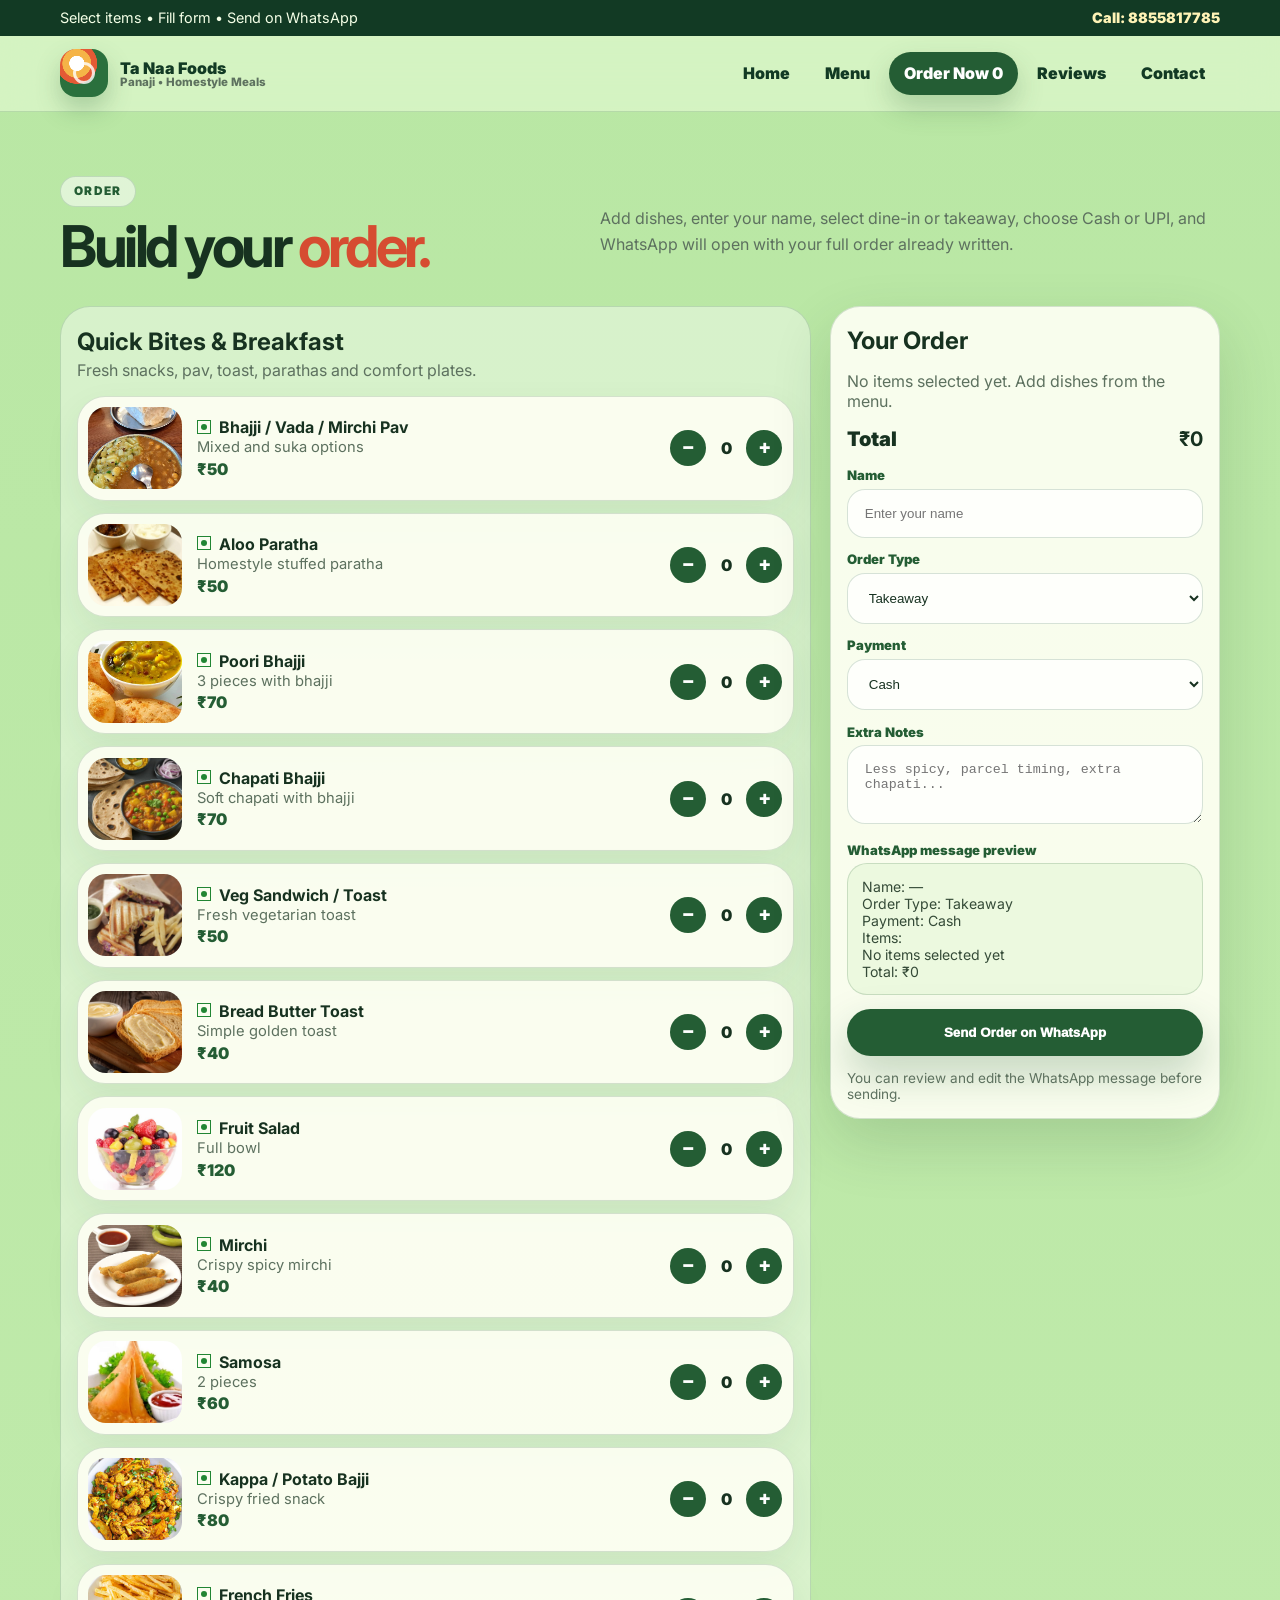
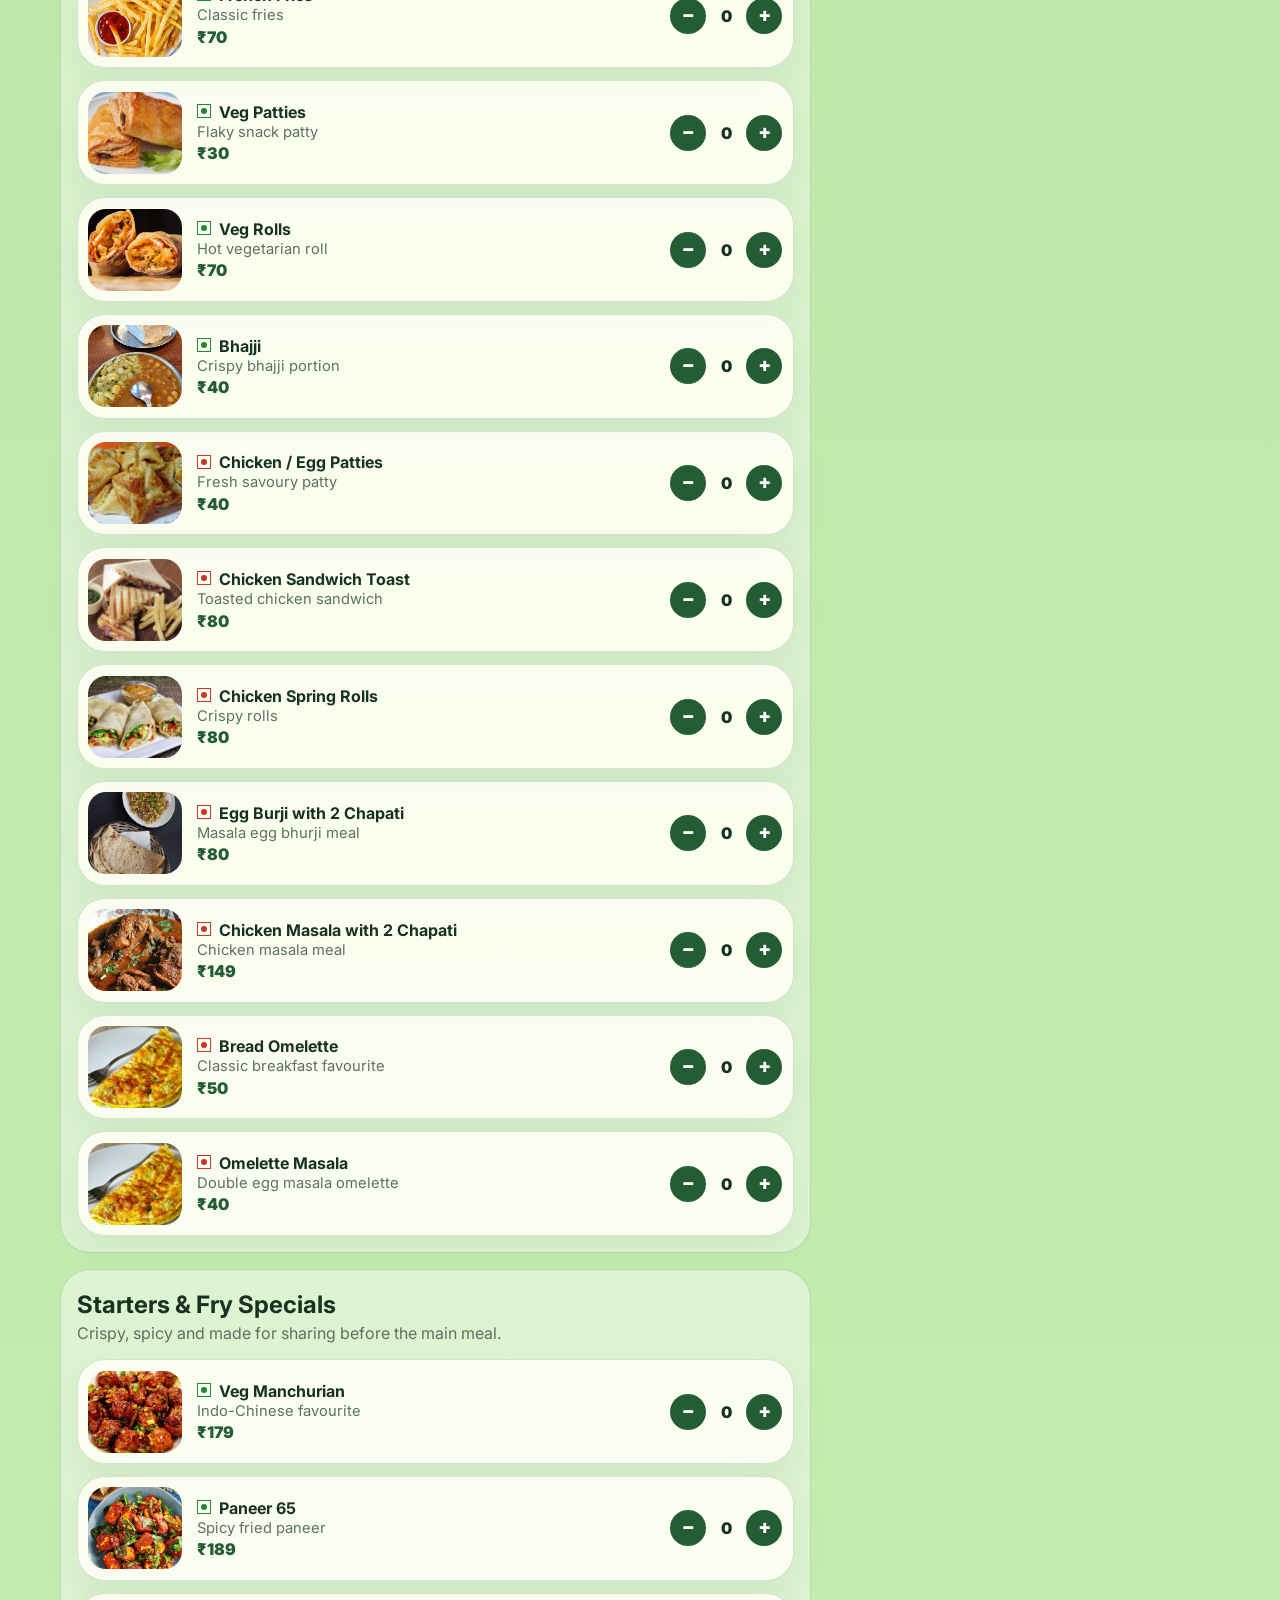
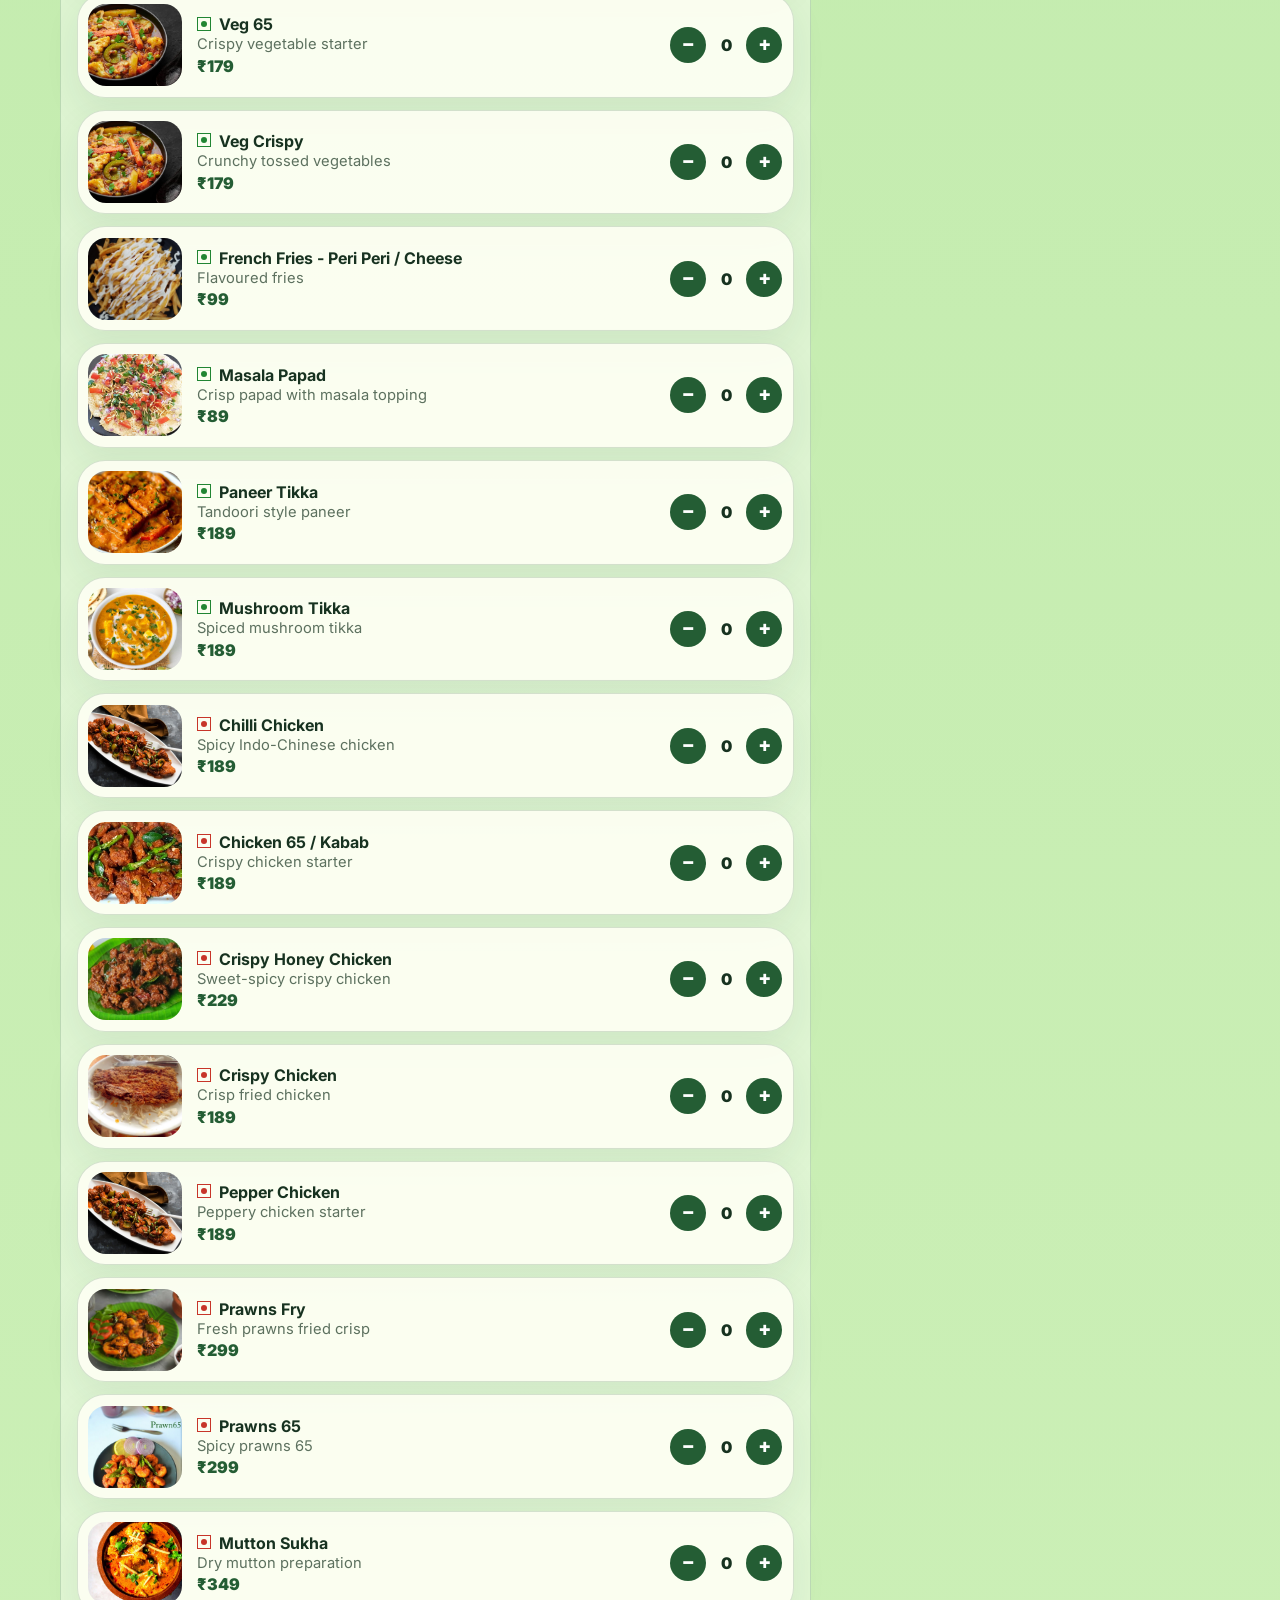
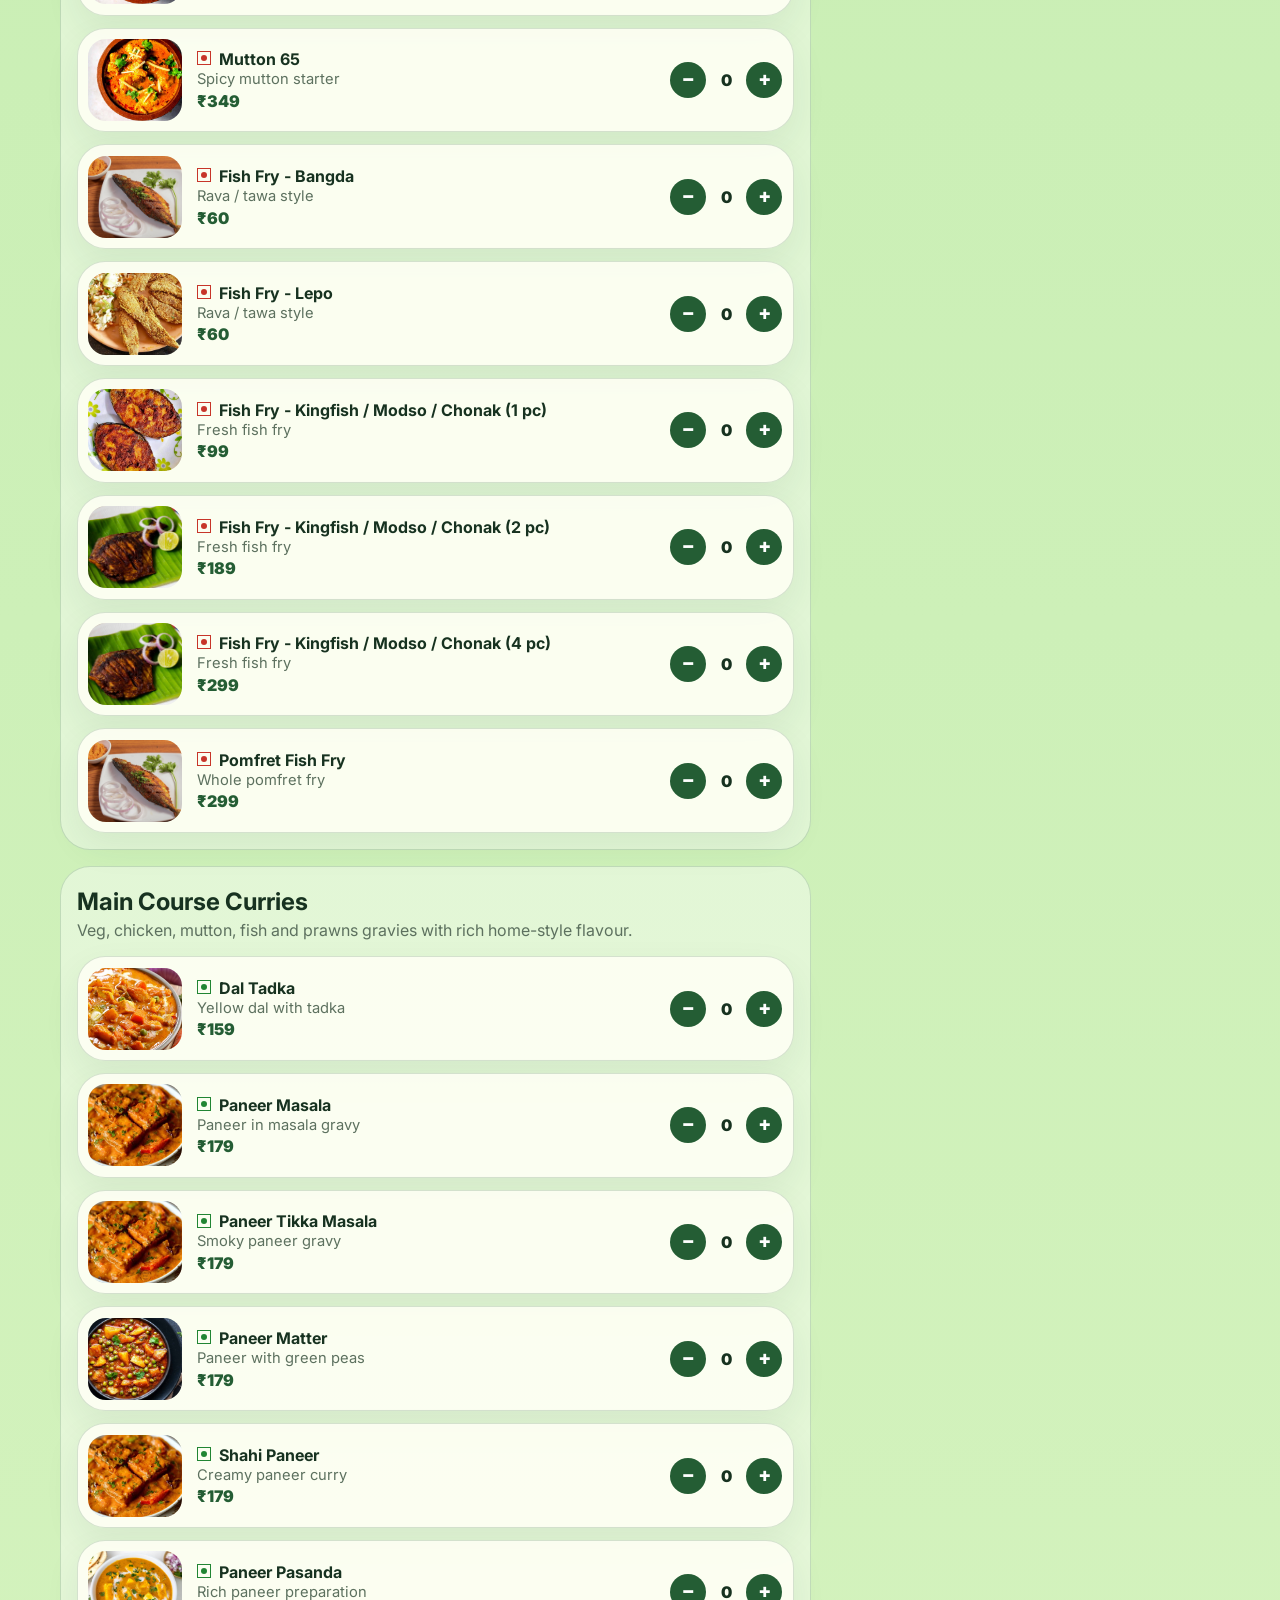
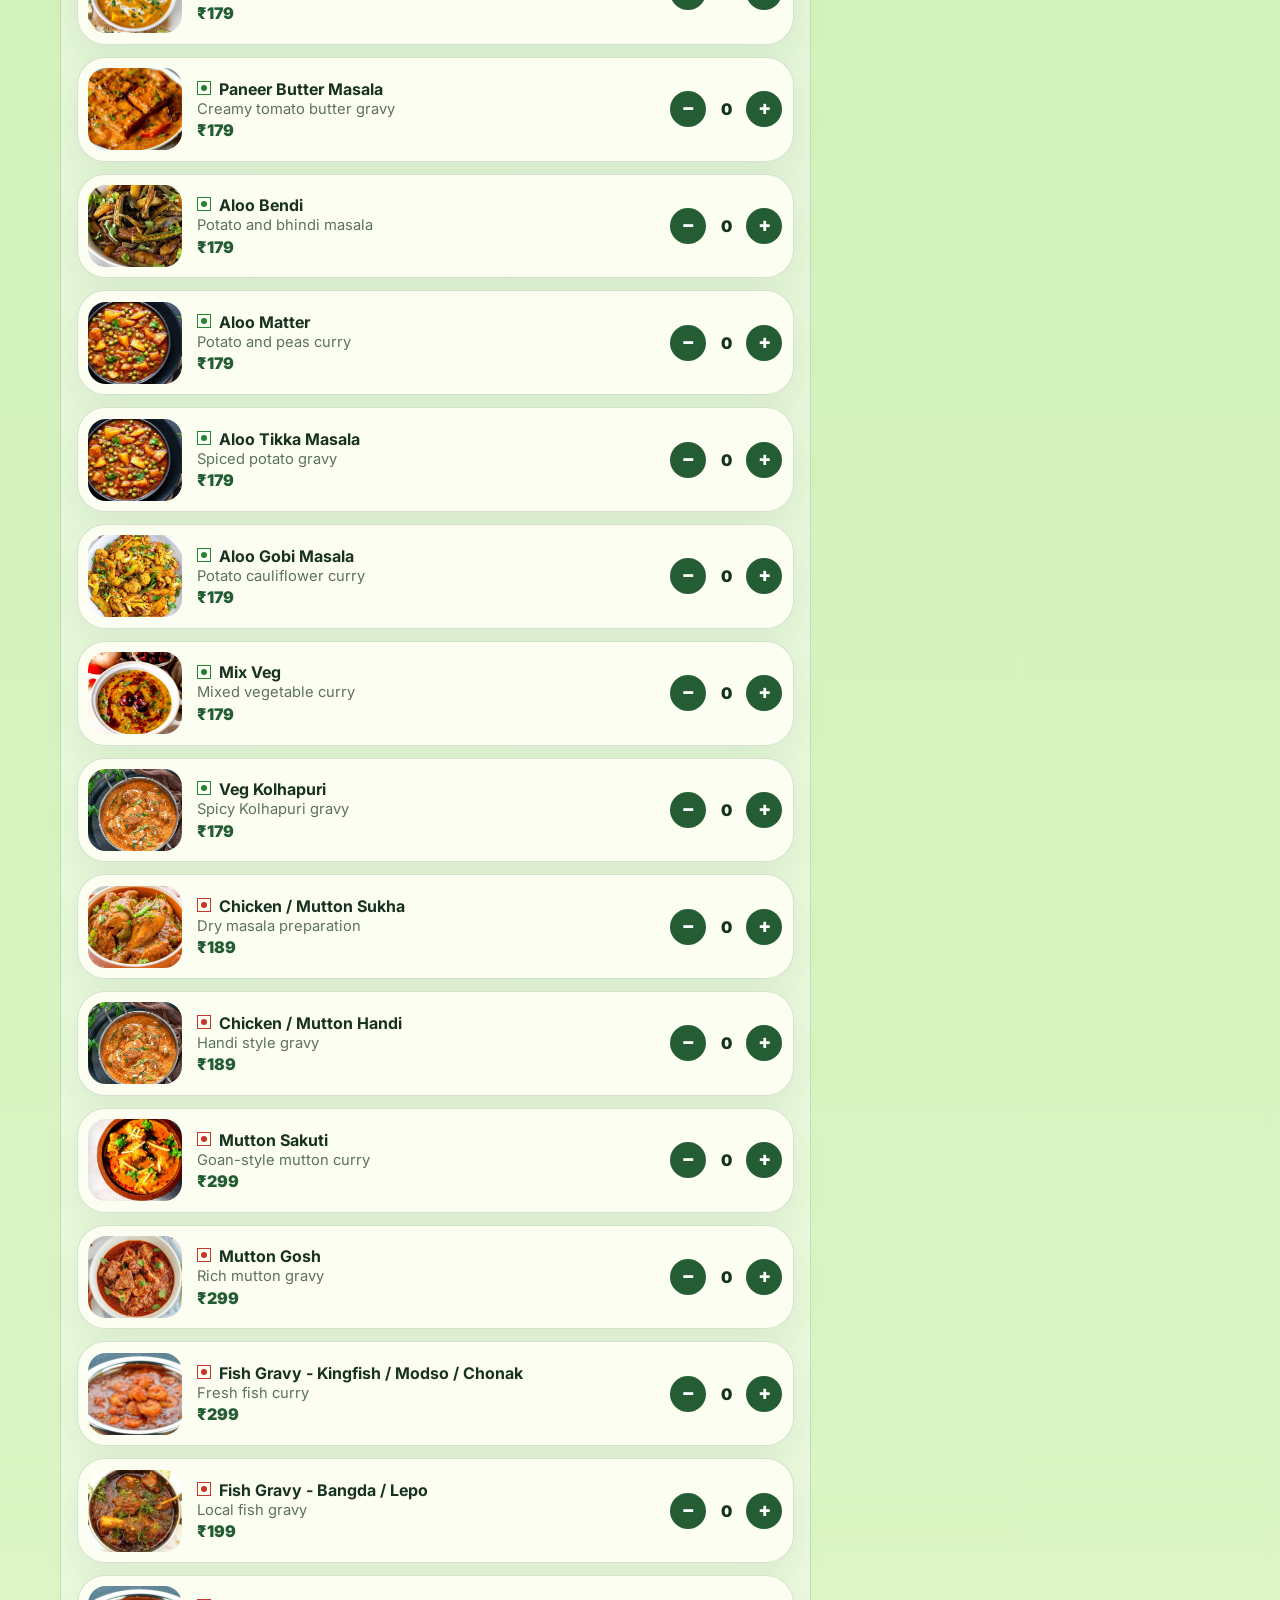
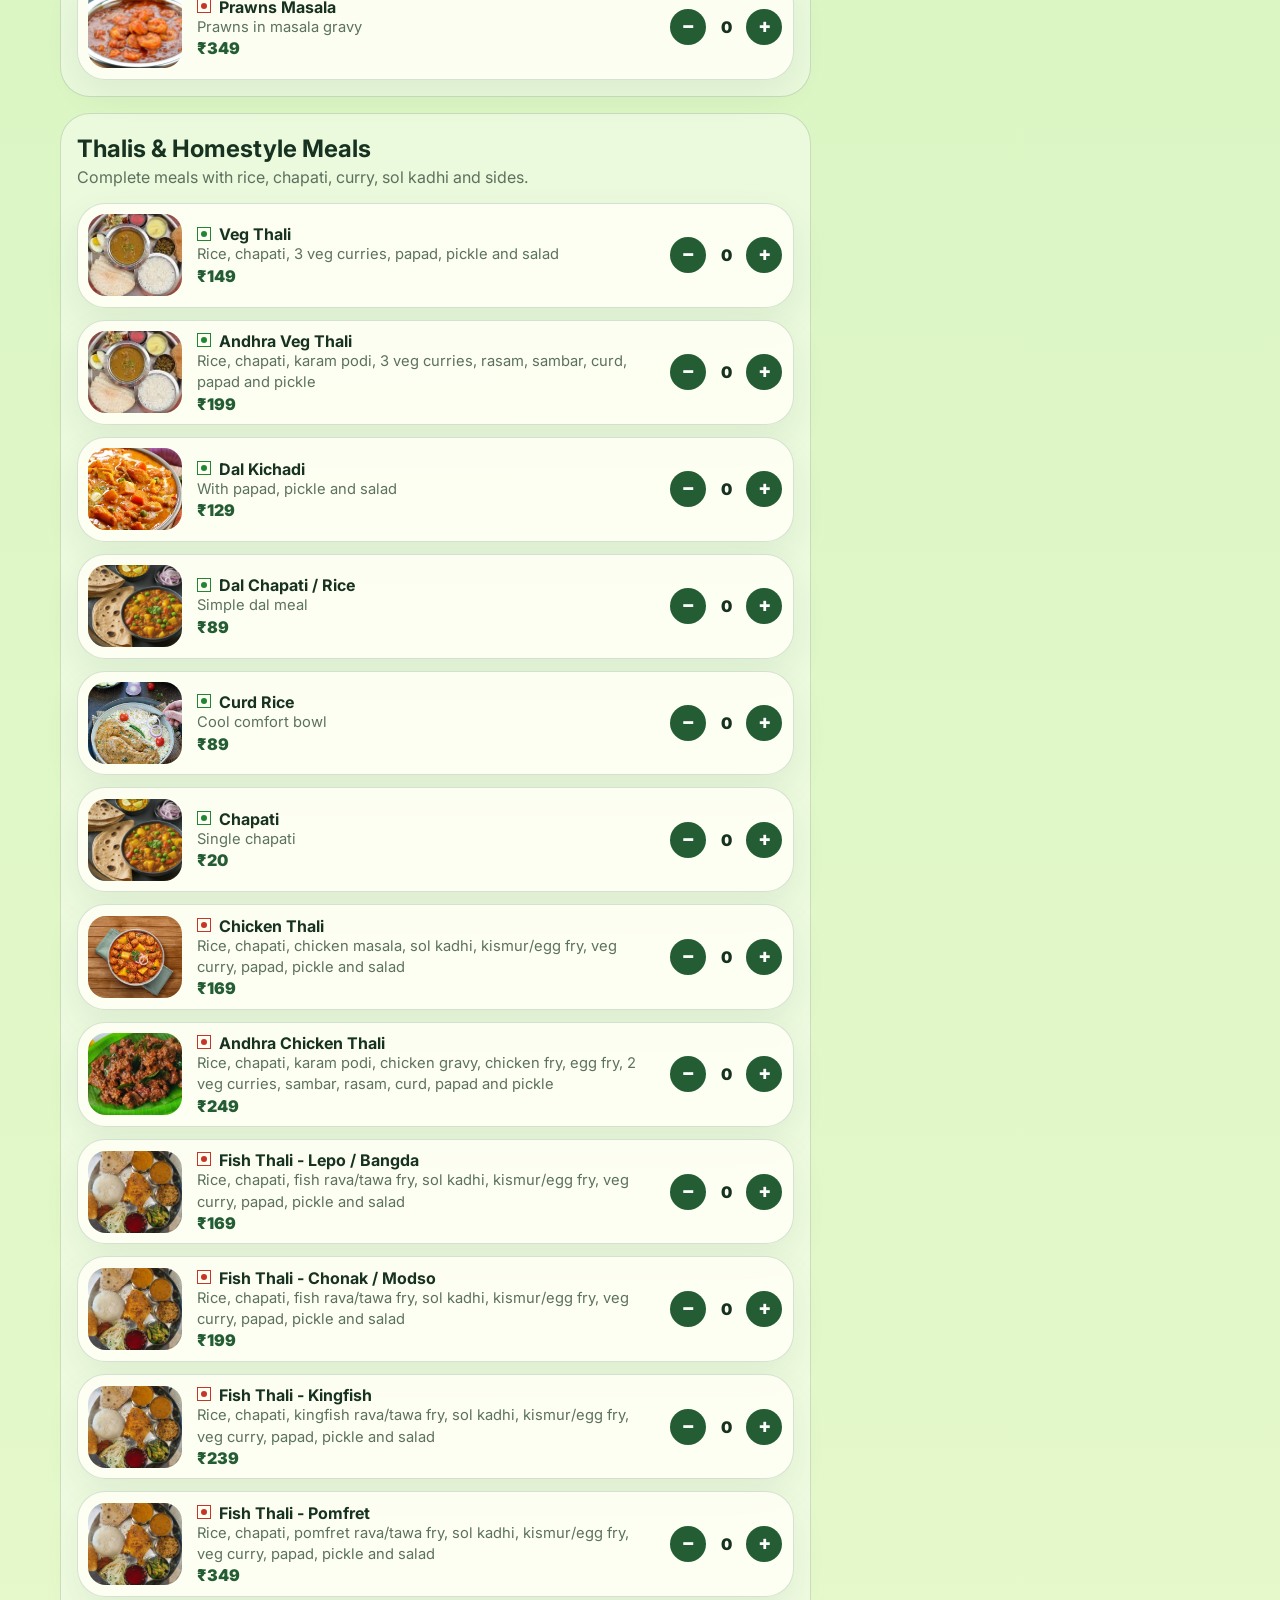
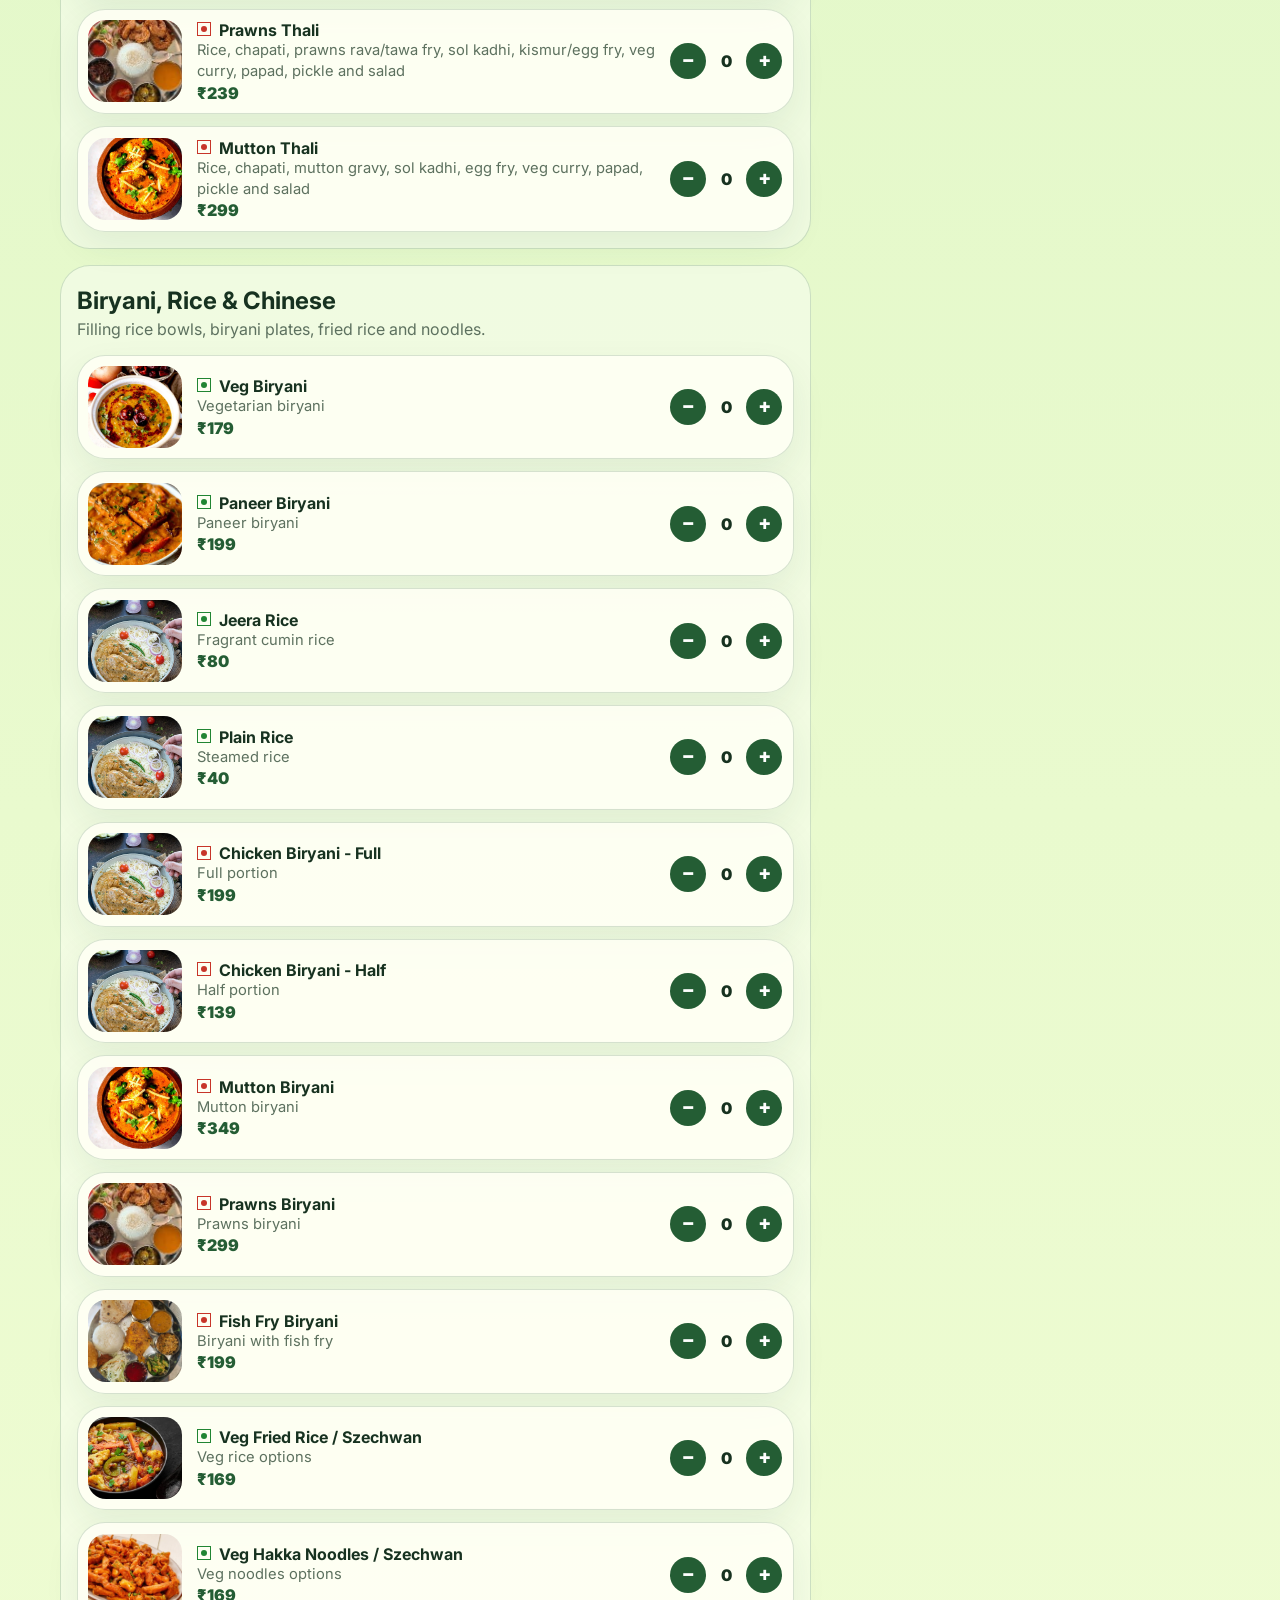
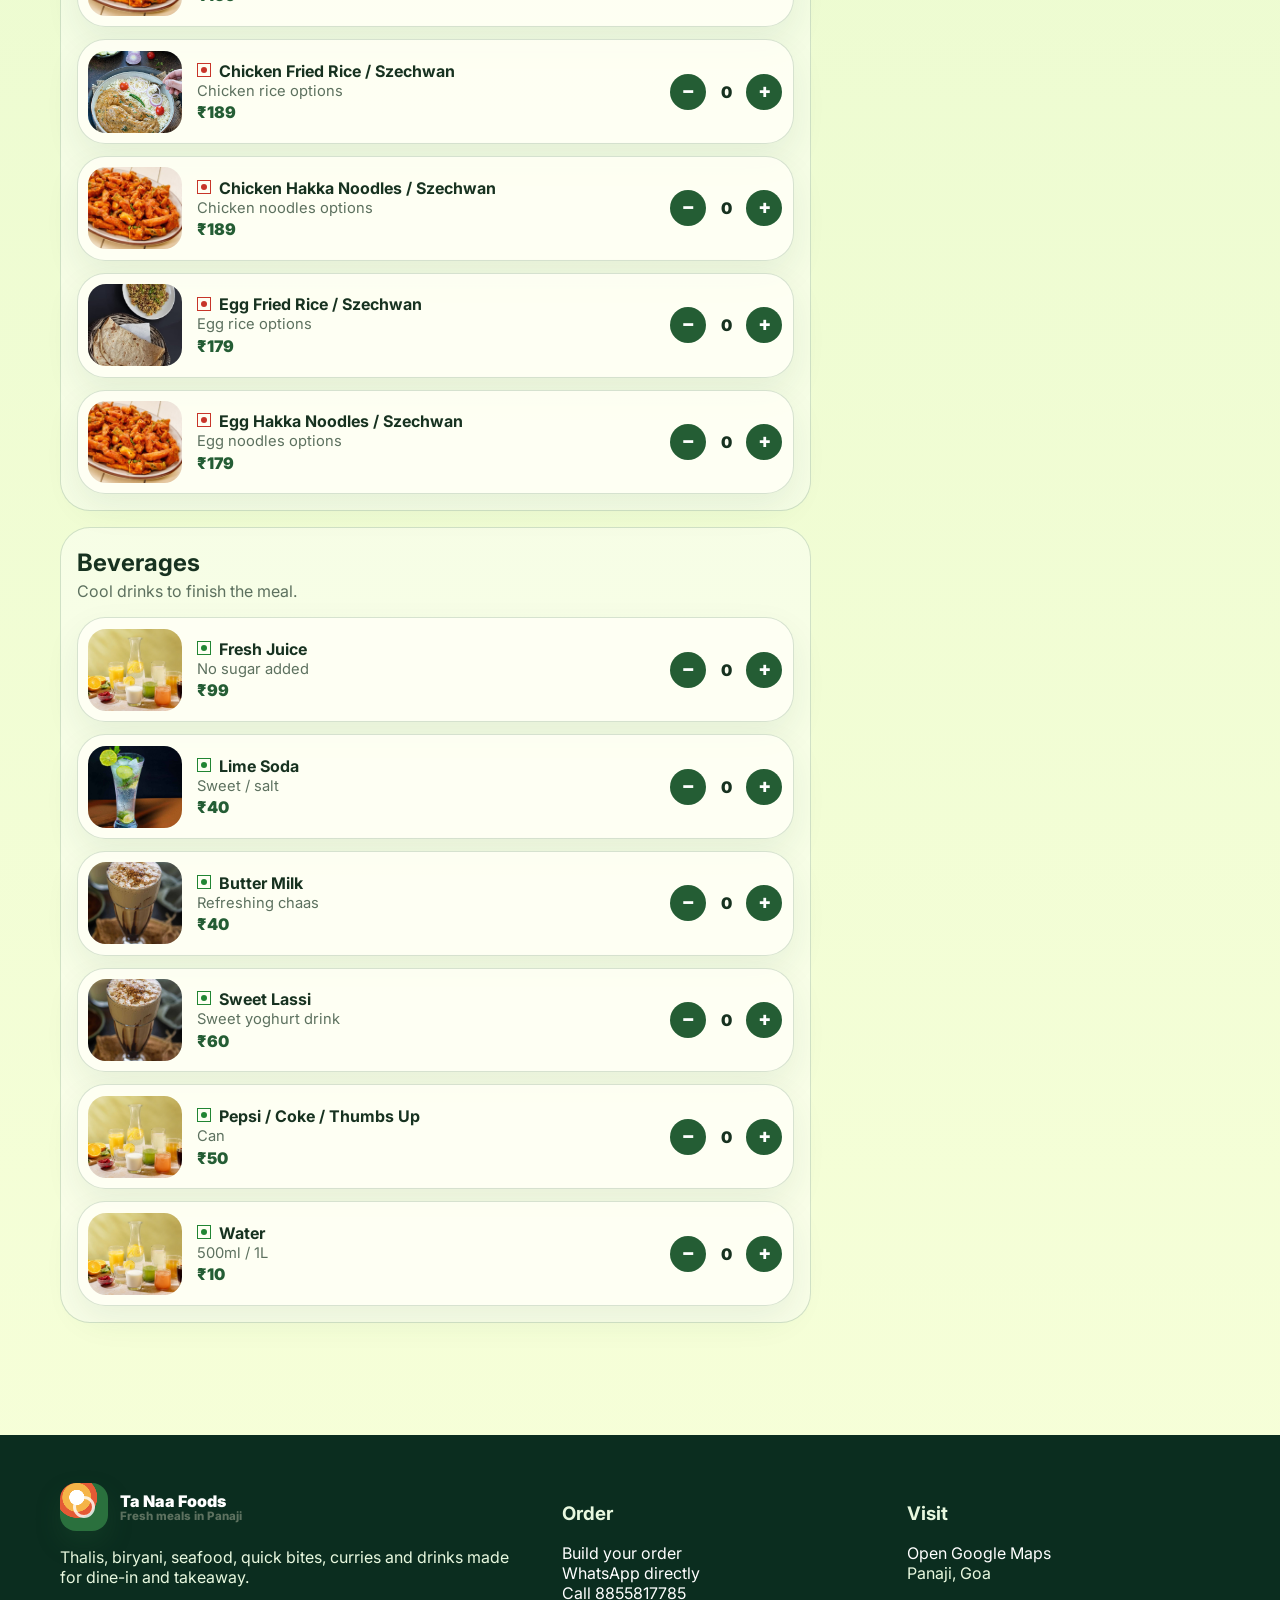
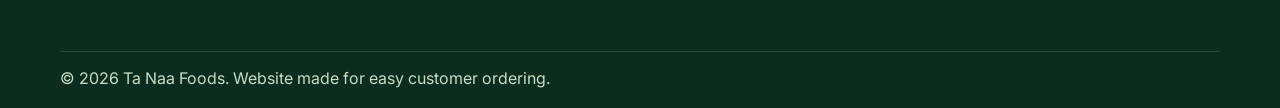
<file: order.html>
<!DOCTYPE html><html lang="en"><head><meta charset="UTF-8"><meta name="viewport" content="width=device-width, initial-scale=1.0"><meta name="theme-color" content="#b9e7a4"><link rel="icon" href="assets/img/favicon.svg" type="image/svg+xml"><link rel="preconnect" href="https://fonts.googleapis.com"><link rel="preconnect" href="https://fonts.gstatic.com" crossorigin><link href="https://fonts.googleapis.com/css2?family=Inter:wght@400;600;700;800;900&display=swap" rel="stylesheet"><link rel="stylesheet" href="assets/css/styles.css"><title>Order Ta Naa Foods on WhatsApp | Dine-in & Takeaway</title><meta name="description" content="Select dishes from Ta Naa Foods, fill your name, dine-in or takeaway option, choose Cash or UPI and send the complete prefilled order on WhatsApp."></head><body><div class="topbar"><div class="container"><span>Select items • Fill form • Send on WhatsApp</span><a href="tel:+918855817785">Call: 8855817785</a></div></div><nav class="navbar"><div class="container nav-inner"><a class="brand" href="index.html"><span class="logo-mark"></span><span>Ta Naa Foods<small>Panaji • Homestyle Meals</small></span></a><button class="nav-toggle" aria-label="Open menu">☰</button><div class="nav-links"><a data-nav="home" href="index.html">Home</a><a data-nav="menu" href="menu.html">Menu</a><a data-nav="order" class="active nav-cta" href="order.html">Order Now <span data-cart-count></span></a><a data-nav="reviews" href="reviews.html">Reviews</a><a data-nav="contact" href="contact.html">Contact</a></div></div></nav><main><section class="section"><div class="container"><div class="section-head reveal visible"><div><span class="section-kicker">Order</span><h1 class="page-title">Build your <span>order.</span></h1></div><p>Add dishes, enter your name, select dine-in or takeaway, choose Cash or UPI, and WhatsApp will open with your full order already written.</p></div><div class="order-layout"><div data-order-menu></div><aside class="cart-panel"><h2>Your Order</h2><div data-cart-items></div><div class="cart-total"><span>Total</span><strong data-cart-total>₹0</strong></div><form class="form-grid" data-order-form><div class="field"><label for="customerName">Name</label><input id="customerName" name="customerName" type="text" placeholder="Enter your name" required></div><div class="field"><label for="orderType">Order Type</label><select id="orderType" name="orderType" required><option value="Takeaway">Takeaway</option><option value="Dine-in">Dine-in</option></select></div><div class="field"><label for="paymentMode">Payment</label><select id="paymentMode" name="paymentMode" required><option value="Cash">Cash</option><option value="UPI">UPI</option></select></div><div class="field"><label for="notes">Extra Notes</label><textarea id="notes" name="notes" rows="3" placeholder="Less spicy, parcel timing, extra chapati..."></textarea></div><div><label class="field"><span style="display:block;font-size:.82rem;font-weight:900;color:var(--leaf);margin-bottom:.3rem">WhatsApp message preview</span></label><div class="preview" data-order-preview></div></div><button class="btn primary" type="submit" style="width:100%">Send Order on WhatsApp</button><p class="muted" style="font-size:.85rem;margin:0">You can review and edit the WhatsApp message before sending.</p></form></aside></div></div></section></main><footer class="footer"><div class="container footer-grid"><div><a class="brand" href="index.html"><span class="logo-mark"></span><span>Ta Naa Foods<small>Fresh meals in Panaji</small></span></a><p>Thalis, biryani, seafood, quick bites, curries and drinks made for dine-in and takeaway.</p></div><div><h3>Order</h3><p><a href="order.html">Build your order</a><br><a href="https://wa.me/918855817785">WhatsApp directly</a><br><a href="tel:+918855817785">Call 8855817785</a></p></div><div><h3>Visit</h3><p><a href="https://maps.app.goo.gl/woMvUQoTHi4Z85hK6" target="_blank" rel="noopener">Open Google Maps</a><br>Panaji, Goa</p></div></div><div class="container footer-bottom">© <span data-year></span> Ta Naa Foods. Website made for easy customer ordering.</div></footer><script src="assets/js/menu-data.js"></script><script src="assets/js/order.js"></script><script src="assets/js/main.js"></script></body></html>
</file>
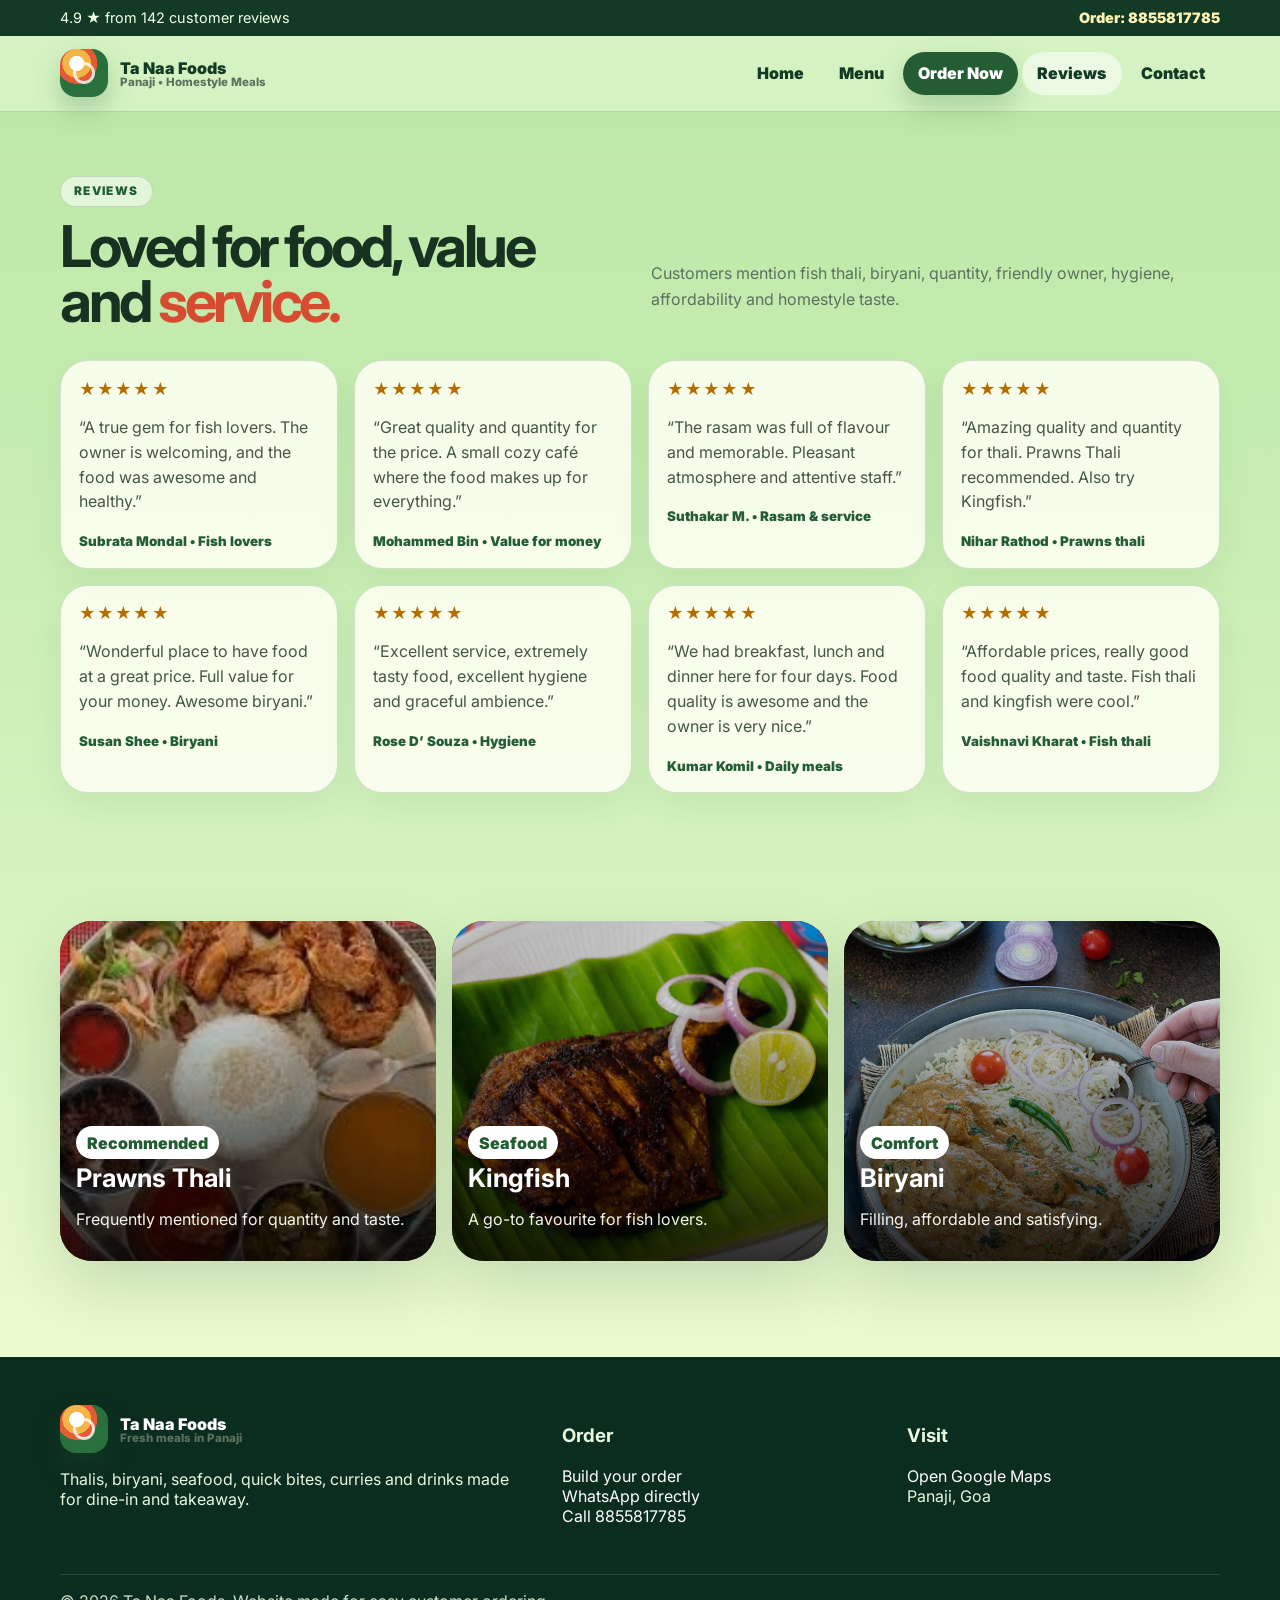
<file: reviews.html>
<!DOCTYPE html><html lang="en"><head><meta charset="UTF-8"><meta name="viewport" content="width=device-width, initial-scale=1.0"><meta name="theme-color" content="#b9e7a4"><link rel="icon" href="assets/img/favicon.svg" type="image/svg+xml"><link rel="preconnect" href="https://fonts.googleapis.com"><link rel="preconnect" href="https://fonts.gstatic.com" crossorigin><link href="https://fonts.googleapis.com/css2?family=Inter:wght@400;600;700;800;900&display=swap" rel="stylesheet"><link rel="stylesheet" href="assets/css/styles.css"><title>Ta Naa Foods Reviews | 4.9 Rated Panaji Restaurant</title><meta name="description" content="Read customer highlights for Ta Naa Foods Panaji: fish thali, biryani, value for money, hygiene, friendly service and homestyle food."></head><body><div class="topbar"><div class="container"><span>4.9 ★ from 142 customer reviews</span><a href="tel:+918855817785">Order: 8855817785</a></div></div>
<nav class="navbar"><div class="container nav-inner"><a class="brand" href="index.html"><span class="logo-mark"></span><span>Ta Naa Foods<small>Panaji • Homestyle Meals</small></span></a><button class="nav-toggle" aria-label="Open menu">☰</button><div class="nav-links"><a data-nav="home" href="index.html">Home</a><a data-nav="menu" href="menu.html">Menu</a><a data-nav="order" href="order.html" class="nav-cta">Order Now <span data-cart-count></span></a><a data-nav="reviews" class="active" href="reviews.html">Reviews</a><a data-nav="contact" href="contact.html">Contact</a></div></div></nav><main><section class="section"><div class="container"><div class="section-head reveal visible"><div><span class="section-kicker">Reviews</span><h1 class="page-title">Loved for food, value and <span>service.</span></h1></div><p>Customers mention fish thali, biryani, quantity, friendly owner, hygiene, affordability and homestyle taste.</p></div><div class="reviews-grid" data-reviews></div></div></section><section class="section"><div class="container"><div class="popular-grid"><article class="popular reveal"><img src="assets/img/prawnsthali.jpg" alt="Prawns thali"><div class="popular-content"><strong>Recommended</strong><h3>Prawns Thali</h3><p>Frequently mentioned for quantity and taste.</p></div></article><article class="popular reveal"><img src="assets/img/kingfishfry2.jpg" alt="Kingfish fry"><div class="popular-content"><strong>Seafood</strong><h3>Kingfish</h3><p>A go-to favourite for fish lovers.</p></div></article><article class="popular reveal"><img src="assets/img/chickenrice.jpg" alt="Biryani"><div class="popular-content"><strong>Comfort</strong><h3>Biryani</h3><p>Filling, affordable and satisfying.</p></div></article></div></div></section></main><footer class="footer"><div class="container footer-grid"><div><a class="brand" href="index.html"><span class="logo-mark"></span><span>Ta Naa Foods<small>Fresh meals in Panaji</small></span></a><p>Thalis, biryani, seafood, quick bites, curries and drinks made for dine-in and takeaway.</p></div><div><h3>Order</h3><p><a href="order.html">Build your order</a><br><a href="https://wa.me/918855817785">WhatsApp directly</a><br><a href="tel:+918855817785">Call 8855817785</a></p></div><div><h3>Visit</h3><p><a href="https://maps.app.goo.gl/woMvUQoTHi4Z85hK6" target="_blank" rel="noopener">Open Google Maps</a><br>Panaji, Goa</p></div></div><div class="container footer-bottom">© <span data-year></span> Ta Naa Foods. Website made for easy customer ordering.</div></footer><script src="assets/js/menu-data.js"></script><script>const target=document.querySelector('[data-reviews]');if(target){target.innerHTML=REVIEWS.map(r=>`<article class="review reveal visible"><div class="stars">★★★★★</div><p>“${r.text}”</p><small>${r.name} • ${r.tag}</small></article>`).join('');}</script><script src="assets/js/main.js"></script></body></html>
</file>
<file: assets/css/styles.css>
:root{
  --mint:#b9e7a4;
  --mint-2:#d9f6c9;
  --cream:#fff9e8;
  --cream-2:#fff3cf;
  --leaf:#245d34;
  --leaf-2:#123a24;
  --chilli:#d64c31;
  --orange:#f3a93c;
  --ink:#173220;
  --muted:#5d715f;
  --card:rgba(255,255,245,.86);
  --line:rgba(36,93,52,.18);
  --shadow:0 24px 60px rgba(22,65,31,.16);
  --radius:28px;
}
*{box-sizing:border-box}
html{scroll-behavior:smooth}
body{margin:0;font-family:Inter,system-ui,-apple-system,BlinkMacSystemFont,"Segoe UI",sans-serif;background:linear-gradient(180deg,var(--mint),#cdf0b8 42%,#f7ffd9 100%);color:var(--ink);overflow-x:hidden}
a{color:inherit;text-decoration:none}img{max-width:100%;display:block}.container{width:min(1160px,92vw);margin-inline:auto}.skip-link{position:absolute;left:-999px;top:0;background:#fff;padding:.8rem;z-index:99}.skip-link:focus{left:1rem;top:1rem}.topbar{background:var(--leaf-2);color:#f4ffe7;font-size:.9rem}.topbar .container{display:flex;justify-content:space-between;align-items:center;gap:1rem;padding:.58rem 0}.topbar a{font-weight:900;color:#fff3b6}.navbar{position:sticky;top:0;z-index:60;background:rgba(219,246,201,.82);backdrop-filter:blur(18px);border-bottom:1px solid var(--line)}.nav-inner{display:flex;align-items:center;justify-content:space-between;padding:.85rem 0}.brand{display:flex;align-items:center;gap:.72rem;font-weight:950;color:var(--leaf-2)}.logo-mark{width:48px;height:48px;border-radius:16px;background:radial-gradient(circle at 35% 30%,#fff 0 16%,#f5b447 17% 31%,#e45a35 32% 44%,#2a703d 45% 100%);box-shadow:0 12px 25px rgba(36,93,52,.25);position:relative}.logo-mark:after{content:'';position:absolute;inset:13px;border:3px solid rgba(255,255,255,.8);border-radius:50%}.brand small{display:block;font-size:.72rem;color:var(--muted);font-weight:800;margin-top:-.18rem}.nav-links{display:flex;align-items:center;gap:.25rem}.nav-links a{padding:.72rem .95rem;border-radius:999px;font-weight:900;color:var(--leaf-2)}.nav-links a:hover,.nav-links a.active{background:rgba(255,255,255,.55)}.nav-cta{background:var(--leaf)!important;color:#fff!important;box-shadow:0 13px 28px rgba(36,93,52,.24)}.nav-toggle{display:none;border:0;border-radius:15px;background:var(--leaf);color:#fff;padding:.68rem .85rem;font-size:1.15rem}.hero{position:relative;padding:5rem 0 3.5rem;isolation:isolate}.hero:before{content:'';position:absolute;right:-18vw;top:-18vw;width:60vw;height:60vw;border-radius:50%;background:radial-gradient(circle,rgba(243,169,60,.34),transparent 65%);z-index:-1}.hero:after{content:'';position:absolute;left:-18vw;bottom:-20vw;width:55vw;height:55vw;border-radius:50%;background:radial-gradient(circle,rgba(255,249,232,.55),transparent 67%);z-index:-1}.hero-grid{display:grid;grid-template-columns:1.03fr .97fr;gap:3rem;align-items:center}.eyebrow,.section-kicker{display:inline-flex;align-items:center;gap:.45rem;border-radius:999px;background:rgba(255,255,255,.55);border:1px solid var(--line);padding:.48rem .8rem;color:var(--leaf);font-size:.74rem;font-weight:950;text-transform:uppercase;letter-spacing:.12em}.hero h1,.page-title{font-size:clamp(2.65rem,6vw,6rem);line-height:.9;letter-spacing:-.075em;margin:1rem 0}.hero h1 span,.page-title span{color:var(--chilli)}.lead{font-size:1.14rem;line-height:1.7;color:#405a43;max-width:680px}.hero-actions{display:flex;gap:.8rem;flex-wrap:wrap;margin:1.55rem 0}.btn{display:inline-flex;align-items:center;justify-content:center;gap:.55rem;border-radius:999px;padding:.95rem 1.22rem;border:1px solid var(--line);font-weight:950;transition:.24s ease;cursor:pointer}.btn.primary{background:var(--leaf);color:#fff;box-shadow:0 18px 40px rgba(36,93,52,.26)}.btn.secondary{background:rgba(255,255,255,.65);color:var(--leaf)}.btn:hover{transform:translateY(-2px)}.hero-points{display:grid;grid-template-columns:repeat(3,1fr);gap:.85rem;margin-top:1.4rem}.point{background:rgba(255,255,255,.56);border:1px solid var(--line);border-radius:22px;padding:1rem}.point strong{display:block;font-size:1.45rem;color:var(--leaf)}.point span{color:var(--muted);font-weight:800;font-size:.9rem}.photo-stack{position:relative;min-height:620px}.photo-card{position:absolute;overflow:hidden;border:8px solid rgba(255,255,255,.8);border-radius:34px;box-shadow:var(--shadow);background:#fff}.photo-card img{width:100%;height:100%;object-fit:cover}.photo-card.one{width:68%;height:380px;right:0;top:0}.photo-card.two{width:54%;height:330px;left:0;top:190px}.photo-card.three{width:46%;height:240px;right:8%;bottom:0}.order-badge{position:absolute;left:7%;top:55px;background:rgba(255,255,255,.92);border:1px solid var(--line);border-radius:24px;padding:1rem;box-shadow:0 14px 35px rgba(36,93,52,.18);max-width:230px}.order-badge strong{display:block;color:var(--leaf);font-size:1.25rem}.section{padding:4rem 0}.section-head{display:flex;justify-content:space-between;gap:2rem;align-items:flex-end;margin-bottom:2rem}.section-head h1,.section-head h2{font-size:clamp(2rem,4.5vw,4rem);letter-spacing:-.06em;line-height:.95;margin:.75rem 0 0}.section-head p{max-width:620px;color:var(--muted);line-height:1.65}.feature-grid{display:grid;grid-template-columns:repeat(4,1fr);gap:1rem}.feature,.review,.dish-card,.order-dish,.menu-page-card,.contact-card{background:var(--card);border:1px solid var(--line);border-radius:var(--radius);box-shadow:0 14px 34px rgba(36,93,52,.08)}.feature{padding:1.25rem}.feature img{height:155px;width:100%;object-fit:cover;border-radius:20px;margin-bottom:1rem}.feature h3{margin:.2rem 0}.feature p{color:var(--muted);line-height:1.55;margin:.35rem 0 0}.popular-grid{display:grid;grid-template-columns:repeat(3,1fr);gap:1rem}.popular{position:relative;min-height:340px;border-radius:32px;overflow:hidden;box-shadow:var(--shadow);background:#111;color:#fff}.popular img{height:100%;width:100%;object-fit:cover;position:absolute;inset:0;opacity:.84;transition:.32s ease}.popular:hover img{transform:scale(1.05)}.popular:after{content:'';position:absolute;inset:0;background:linear-gradient(180deg,transparent 25%,rgba(0,0,0,.78))}.popular-content{position:absolute;inset:auto 1rem 1rem;z-index:1}.popular h3{font-size:1.6rem;margin:.2rem 0}.popular p{color:#f3f6ee}.popular strong{display:inline-flex;border-radius:999px;padding:.4rem .7rem;background:#fff;color:var(--leaf);font-weight:950}.menu-tools{display:grid;grid-template-columns:1fr auto;gap:1rem;margin-bottom:1rem}.searchbox,.field input,.field select,.field textarea{width:100%;border:1px solid var(--line);border-radius:18px;padding:1rem 1.05rem;background:rgba(255,255,255,.78);outline:none;color:var(--ink)}.searchbox{border-radius:999px}.toggle-label{display:flex;align-items:center;gap:.55rem;border:1px solid var(--line);background:rgba(255,255,255,.72);border-radius:999px;padding:.85rem 1rem;font-weight:900;white-space:nowrap}.chips{display:flex;gap:.65rem;overflow:auto;padding:.35rem 0 1rem;margin-bottom:1rem}.chip{border:1px solid var(--line);background:rgba(255,255,255,.68);color:var(--leaf-2);border-radius:999px;padding:.74rem 1rem;font-weight:950;white-space:nowrap;cursor:pointer}.chip.active{background:var(--leaf);color:#fff}.menu-category{margin-bottom:2.5rem;scroll-margin-top:110px}.category-head{display:flex;align-items:end;justify-content:space-between;gap:1rem;margin-bottom:1rem}.category-head p{color:var(--muted);max-width:610px}.dish-grid{display:grid;grid-template-columns:repeat(3,1fr);gap:1rem}.dish-card{overflow:hidden;display:flex;flex-direction:column;padding:0}.dish-img{height:180px;width:100%;object-fit:cover;background:#e6f4d8}.dish-body{padding:1rem;display:flex;flex-direction:column;gap:.55rem;flex:1}.dish-main{display:flex;justify-content:space-between;gap:.8rem;align-items:flex-start}.dish-card h3,.order-dish h3{margin:0;font-size:1rem;line-height:1.25}.dish-card p,.order-dish p{margin:0;color:var(--muted);line-height:1.45;font-size:.92rem}.dish-price{color:var(--leaf);font-weight:950;white-space:nowrap}.food-mark{width:14px;height:14px;border:1px solid currentColor;display:inline-flex;align-items:center;justify-content:center;flex:0 0 auto;margin-top:.13rem}.food-mark:after{content:'';width:6px;height:6px;border-radius:50%;background:currentColor}.food-mark.veg{color:#218533}.food-mark.nonveg{color:#c73529}.dish-title-row{display:flex;gap:.5rem;align-items:flex-start}.menu-pages{display:grid;grid-template-columns:repeat(5,1fr);gap:1rem}.menu-page-card{padding:.5rem;overflow:hidden}.menu-page-card img{width:100%;height:230px;object-fit:cover;object-position:top;border-radius:20px}.order-layout{display:grid;grid-template-columns:minmax(0,1fr) 390px;gap:1.2rem;align-items:start}.order-category{background:rgba(255,255,255,.42);border:1px solid var(--line);border-radius:30px;padding:1rem;margin-bottom:1rem}.order-category h2{margin:.25rem 0}.order-category>p{margin:.2rem 0 1rem;color:var(--muted)}.order-list{display:grid;gap:.75rem}.order-dish{display:grid;grid-template-columns:94px minmax(0,1fr) auto;gap:.9rem;align-items:center;padding:.65rem}.order-thumb{width:94px;height:82px;object-fit:cover;border-radius:18px;background:#e7f5d9}.qty-control{display:flex;align-items:center;gap:.52rem;align-self:center}.qty-control button{width:36px;height:36px;border:0;border-radius:50%;background:var(--leaf);color:#fff;font-size:1.15rem;font-weight:950;cursor:pointer}.qty-control span{min-width:24px;text-align:center;font-weight:950}.cart-panel{position:sticky;top:92px;background:rgba(255,255,245,.9);border:1px solid var(--line);border-radius:30px;padding:1rem;box-shadow:var(--shadow)}.cart-panel h2{margin:.2rem 0 1rem}.cart-row{display:flex;justify-content:space-between;gap:1rem;border-bottom:1px dashed var(--line);padding:.66rem 0}.cart-total{display:flex;justify-content:space-between;font-size:1.25rem;font-weight:950;margin:1rem 0}.form-grid{display:grid;gap:.85rem}.field label{display:block;font-size:.82rem;font-weight:950;color:var(--leaf);margin-bottom:.35rem}.preview{white-space:pre-wrap;background:#ecf9df;border:1px solid var(--line);border-radius:20px;padding:.9rem;font-size:.88rem;color:#354b38;max-height:220px;overflow:auto}.reviews-grid{display:grid;grid-template-columns:repeat(4,1fr);gap:1rem}.review{padding:1.1rem}.stars{color:#b66d00;letter-spacing:.08em}.review p{color:#435744;line-height:1.55}.review small{font-weight:950;color:var(--leaf)}.location-card{display:grid;grid-template-columns:1fr 1fr;gap:1rem;background:var(--leaf-2);color:#fff;border-radius:34px;padding:1rem;overflow:hidden}.location-info{padding:2rem}.location-info p{color:#dbeadb}.map-frame{min-height:360px;border:0;border-radius:26px;width:100%}.contact-grid{display:grid;grid-template-columns:1fr 1fr;gap:1rem}.contact-card{padding:1.2rem}.gallery-strip{display:grid;grid-template-columns:repeat(6,1fr);gap:.75rem}.gallery-strip img{height:130px;width:100%;object-fit:cover;border-radius:22px;border:1px solid var(--line)}.footer{background:#0b2d1f;color:#e8f8df;padding:3rem 0 1.2rem;margin-top:2rem}.footer-grid{display:grid;grid-template-columns:1.5fr 1fr 1fr;gap:2rem}.footer a{color:#fff}.footer-bottom{border-top:1px solid rgba(255,255,255,.13);margin-top:2rem;padding-top:1rem;color:#c9dcc4}.muted{color:var(--muted)}.empty-state{background:rgba(255,255,255,.7);border:1px solid var(--line);border-radius:24px;padding:2rem;text-align:center;color:var(--muted)}.reveal{opacity:0;transform:translateY(22px);transition:.65s ease}.reveal.visible{opacity:1;transform:none}
@media(max-width:1050px){.dish-grid{grid-template-columns:repeat(2,1fr)}.menu-pages{grid-template-columns:repeat(3,1fr)}.feature-grid,.reviews-grid{grid-template-columns:repeat(2,1fr)}}
@media(max-width:900px){.nav-toggle{display:block}.nav-links{position:absolute;top:76px;left:4vw;right:4vw;background:rgba(255,255,245,.96);border:1px solid var(--line);border-radius:24px;padding:.65rem;display:none;flex-direction:column;box-shadow:var(--shadow)}.nav-links.open{display:flex}.nav-links a{width:100%;text-align:center}.hero-grid,.section-head,.location-card,.order-layout,.contact-grid{display:block}.hero{padding:3.2rem 0}.photo-stack{min-height:auto;display:grid;grid-template-columns:1fr 1fr;gap:.75rem;margin-top:2rem}.photo-card{position:relative!important;inset:auto!important;width:100%!important;height:210px!important;border-width:5px}.photo-card.one{grid-column:1/-1}.order-badge{position:relative;left:auto;top:auto;margin:0 0 .75rem;max-width:none}.hero-points,.popular-grid,.feature-grid,.reviews-grid,.dish-grid,.menu-pages,.footer-grid,.gallery-strip{grid-template-columns:1fr}.menu-tools{grid-template-columns:1fr}.cart-panel{position:static}.order-dish{grid-template-columns:78px 1fr;align-items:start}.order-thumb{width:78px;height:72px}.qty-control{grid-column:2}.topbar .container{justify-content:center;text-align:center;flex-wrap:wrap}.footer-grid{display:grid}.page-title,.hero h1{letter-spacing:-.05em}.menu-page-card img{height:auto}}
</file>
